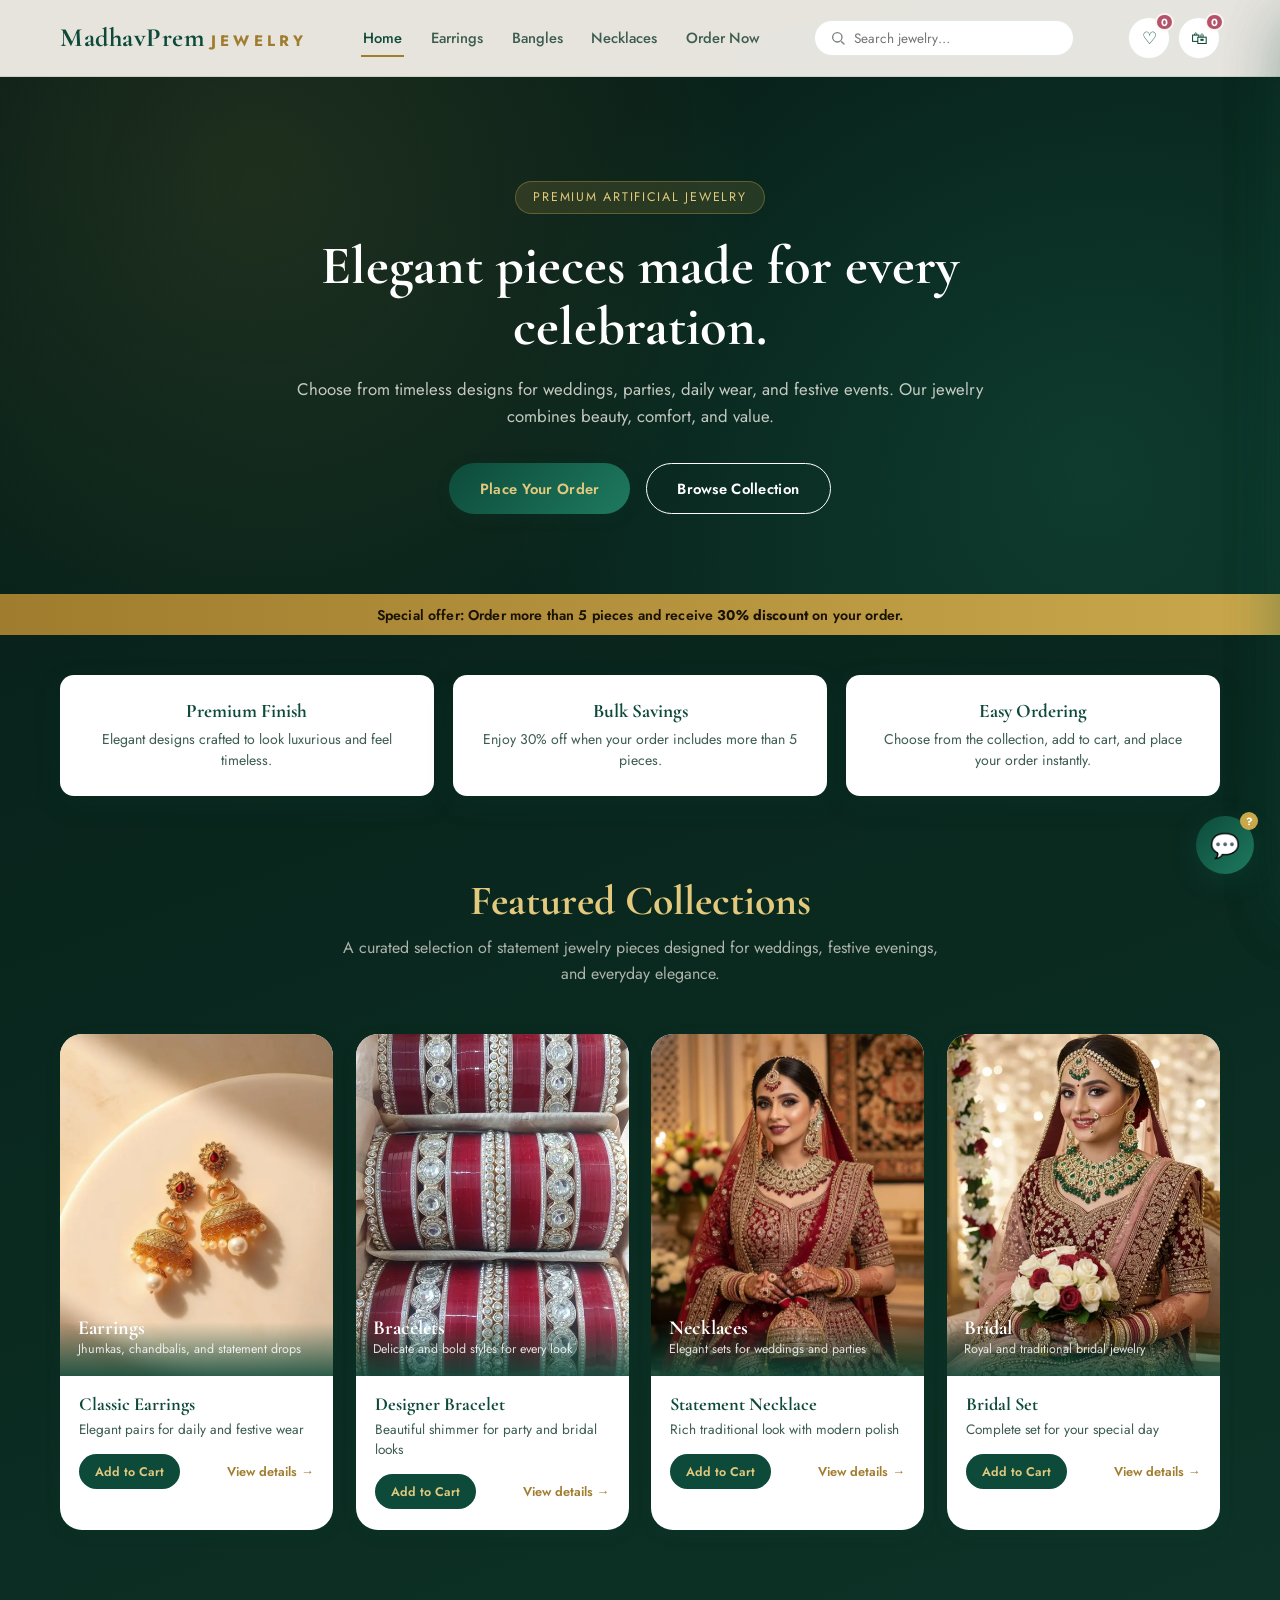
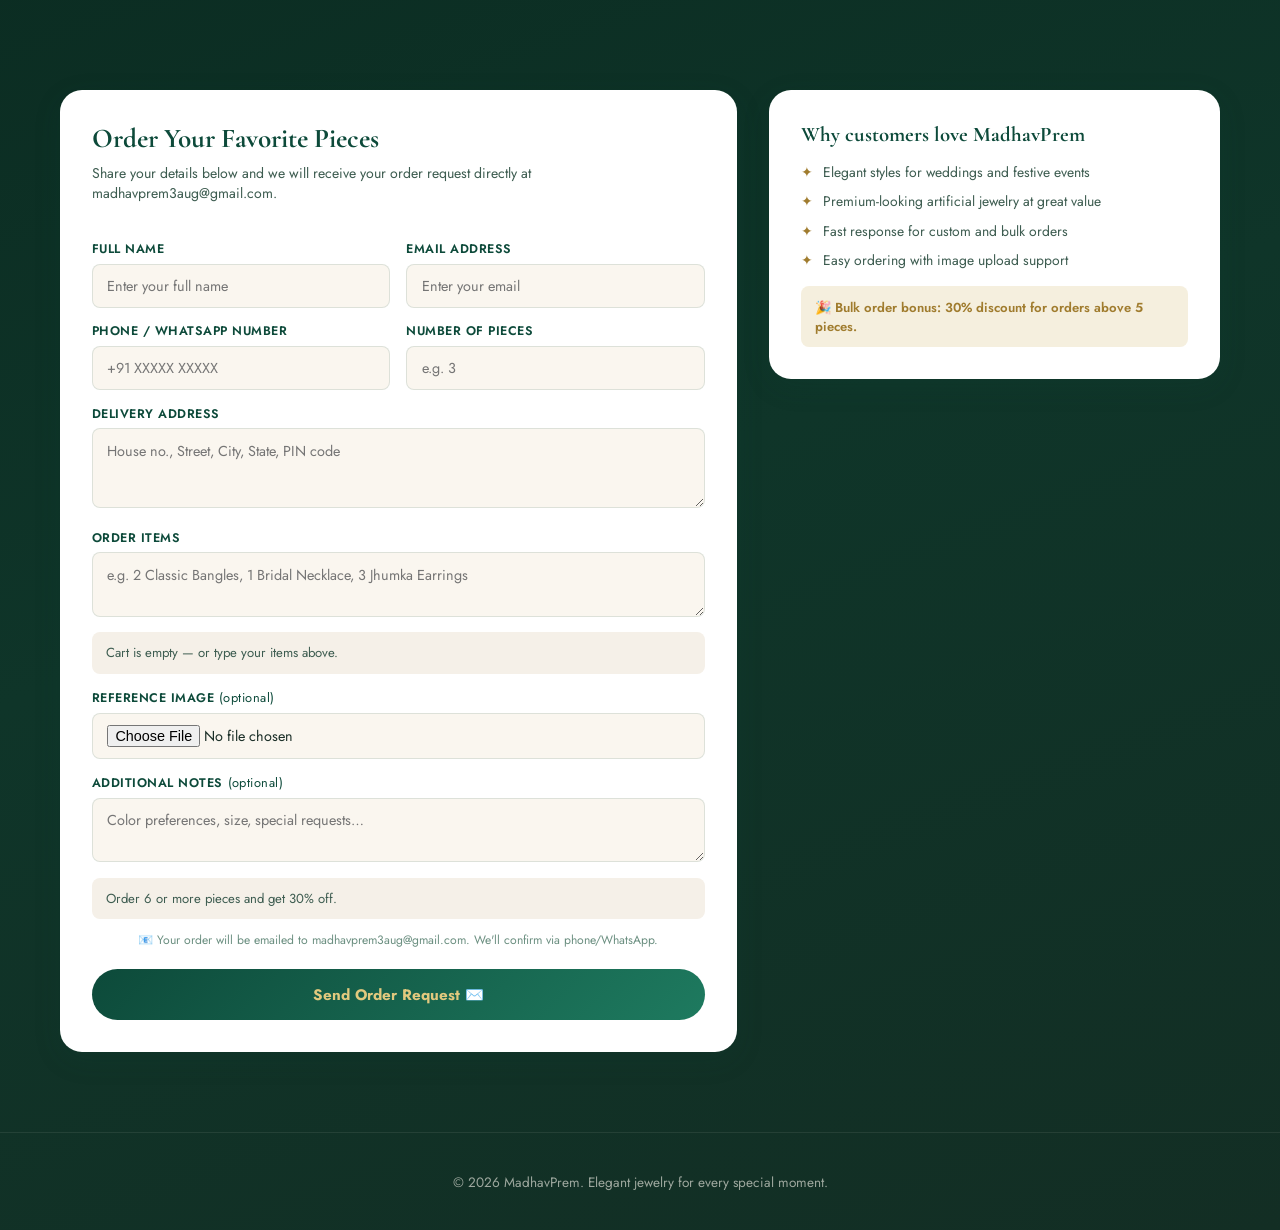
<file: index.html>
<!DOCTYPE html>
<html lang="en">

<head>
  <meta charset="UTF-8" />
  <meta name="viewport" content="width=device-width, initial-scale=1.0" />
  <title>MadhavPrem – Premium Artificial Jewelry</title>
  <meta name="description" content="MadhavPrem — elegant artificial jewelry for weddings, festive events, parties, and daily wear. Shop earrings, bangles, necklaces and bridal sets." />
  <link rel="preconnect" href="https://fonts.googleapis.com">
  <link rel="stylesheet" href="assets/css/theme.css" />
</head>

<body>
  <header class="site-header">
    <div class="navbar">
      <a href="index.html" class="logo">MadhavPrem<span>Jewelry</span></a>

      <nav class="nav-links">
        <a href="index.html" class="active">Home</a>
        <a href="earrings/index.html">Earrings</a>
        <a href="Bangles/index.html">Bangles</a>
        <a href="Neckales/index.html">Necklaces</a>
        <a href="#order">Order Now</a>
      </nav>

      <div class="nav-search">
        <svg width="16" height="16" viewBox="0 0 24 24" fill="none"><circle cx="11" cy="11" r="7" stroke="currentColor" stroke-width="2"/><path d="M21 21l-3.5-3.5" stroke="currentColor" stroke-width="2" stroke-linecap="round"/></svg>
        <input type="text" placeholder="Search jewelry…" data-nav-search />
      </div>

      <div class="nav-actions">
        <button class="icon-btn" id="wishlistToggle" type="button" aria-label="Wishlist">♡<span class="icon-badge" data-wishlist-count>0</span></button>
        <button class="icon-btn" id="cartToggle" type="button" aria-label="Cart">🛍<span class="icon-badge" data-cart-count>0</span></button>
        <button class="nav-toggle" aria-label="Menu"><span></span><span></span><span></span></button>
      </div>
    </div>
  </header>

  <div class="mobile-menu">
    <a href="index.html">Home</a>
    <a href="earrings/index.html">Earrings</a>
    <a href="Bangles/index.html">Bangles</a>
    <a href="Neckales/index.html">Necklaces</a>
    <a href="#order">Order Now</a>
    <div class="mobile-menu-actions">
      <button type="button" id="mobileWishlistToggle">♡ Wishlist <span class="icon-badge" data-wishlist-count>0</span></button>
      <button type="button" id="mobileCartToggle">🛍 Cart <span class="icon-badge" data-cart-count>0</span></button>
    </div>
    <div class="nav-search">
      <svg width="16" height="16" viewBox="0 0 24 24" fill="none"><circle cx="11" cy="11" r="7" stroke="currentColor" stroke-width="2"/><path d="M21 21l-3.5-3.5" stroke="currentColor" stroke-width="2" stroke-linecap="round"/></svg>
      <input type="text" placeholder="Search jewelry…" data-nav-search />
    </div>
  </div>

  <div class="drawer-overlay"></div>

  <aside class="drawer" id="cartPanel">
    <div class="drawer-header"><h3>Your Cart</h3><button class="drawer-close" id="closeCart" type="button">✕</button></div>
    <div class="drawer-body" id="cartItems"></div>
    <div class="drawer-footer">
      <div class="li-total" id="cartTotal"></div>
      <a class="btn btn-primary btn-block" href="#order">Go to Order Form</a>
    </div>
  </aside>

  <aside class="drawer" id="wishlistPanel">
    <div class="drawer-header"><h3>Wishlist</h3><button class="drawer-close" id="closeWishlist" type="button">✕</button></div>
    <div class="drawer-body" id="wishlistItems"></div>
  </aside>

  <section class="hero">
    <div class="hero-content">
      <div class="hero-badge">Premium Artificial Jewelry</div>
      <h1>Elegant pieces made for every celebration.</h1>
      <p>Choose from timeless designs for weddings, parties, daily wear, and festive events. Our jewelry combines
        beauty, comfort, and value.</p>
      <div class="buttons">
        <a class="btn btn-primary" href="#order">Place Your Order</a>
        <a class="btn btn-outline" href="#collections">Browse Collection</a>
      </div>
    </div>
  </section>

  <div class="offer-banner">
    Special offer: Order more than 5 pieces and receive <strong>30% discount</strong> on your order.
  </div>

  <section class="feature-strip reveal">
    <div class="feature-card">
      <h3>Premium Finish</h3>
      <p>Elegant designs crafted to look luxurious and feel timeless.</p>
    </div>
    <div class="feature-card">
      <h3>Bulk Savings</h3>
      <p>Enjoy 30% off when your order includes more than 5 pieces.</p>
    </div>
    <div class="feature-card">
      <h3>Easy Ordering</h3>
      <p>Choose from the collection, add to cart, and place your order instantly.</p>
    </div>
  </section>

  <section class="section categories" id="collections">
    <div class="section-head reveal">
      <h2>Featured Collections</h2>
      <p>A curated selection of statement jewelry pieces designed for weddings, festive evenings, and everyday elegance.</p>
    </div>
    <div class="cat-grid">
      <div class="cat-card reveal">
        <div class="card-img">
          <img src="home/category-earrings.webp" alt="Classic Earrings" loading="lazy">
          <div class="overlay"><h3>Earrings</h3><p>Jhumkas, chandbalis, and statement drops</p></div>
        </div>
        <div class="card-content">
          <h3>Classic Earrings</h3>
          <p>Elegant pairs for daily and festive wear</p>
          <div class="card-actions">
            <button type="button" data-name="Classic Earrings" data-price="200">Add to Cart</button>
            <a class="link-btn" href="earrings/index.html">View details →</a>
          </div>
        </div>
      </div>
      <div class="cat-card reveal">
        <div class="card-img">
          <img src="Bangles/Images/Bankales(1).webp" alt="Bracelets" loading="lazy">
          <div class="overlay"><h3>Bracelets</h3><p>Delicate and bold styles for every look</p></div>
        </div>
        <div class="card-content">
          <h3>Designer Bracelet</h3>
          <p>Beautiful shimmer for party and bridal looks</p>
          <div class="card-actions">
            <button type="button" data-name="Designer Bracelet" data-price="599">Add to Cart</button>
            <a class="link-btn" href="Bangles/index.html">View details →</a>
          </div>
        </div>
      </div>
      <div class="cat-card reveal">
        <div class="card-img">
          <img src="Neckales/images/Neackales(1).webp" alt="Necklaces" loading="lazy">
          <div class="overlay"><h3>Necklaces</h3><p>Elegant sets for weddings and parties</p></div>
        </div>
        <div class="card-content">
          <h3>Statement Necklace</h3>
          <p>Rich traditional look with modern polish</p>
          <div class="card-actions">
            <button type="button" data-name="Statement Necklace" data-price="799">Add to Cart</button>
            <a class="link-btn" href="Neckales/index.html">View details →</a>
          </div>
        </div>
      </div>
      <div class="cat-card reveal">
        <div class="card-img">
          <img src="Neckales/images/Neackales(2).webp" alt="Bridal" loading="lazy">
          <div class="overlay"><h3>Bridal</h3><p>Royal and traditional bridal jewelry</p></div>
        </div>
        <div class="card-content">
          <h3>Bridal Set</h3>
          <p>Complete set for your special day</p>
          <div class="card-actions">
            <button type="button" data-name="Bridal Set" data-price="1899">Add to Cart</button>
            <a class="link-btn" href="Neckales/index.html">View details →</a>
          </div>
        </div>
      </div>
    </div>
  </section>

  <section class="section order-section" id="order">
    <div class="order-wrap">
      <div class="order-card reveal">
        <h2>Order Your Favorite Pieces</h2>
        <p>Share your details below and we will receive your order request directly at madhavprem3aug@gmail.com.</p>

        <form id="orderForm" action="https://formsubmit.co/madhavprem3aug@gmail.com" method="POST" enctype="multipart/form-data">
          <input type="hidden" name="_subject" value="🛍️ New Order Request – MadhavPrem" />
          <input type="hidden" name="_captcha" value="false" />
          <input type="hidden" name="_template" value="table" />
          <input type="hidden" id="discountField" name="Discount" value="No discount yet" />
          <input type="hidden" id="cartSummaryField" name="Cart_Items" value="" />

          <div class="form-row">
            <div>
              <label for="name">Full Name</label>
              <input id="name" name="Name" type="text" placeholder="Enter your full name" required />
            </div>
            <div>
              <label for="email">Email Address</label>
              <input id="email" name="Email" type="email" placeholder="Enter your email" required />
            </div>
          </div>

          <div class="form-row">
            <div>
              <label for="phone">Phone / WhatsApp Number</label>
              <input id="phone" name="Phone" type="tel" placeholder="+91 XXXXX XXXXX" required />
            </div>
            <div>
              <label for="quantity">Number of Pieces</label>
              <input id="quantity" name="Quantity" type="number" min="1" placeholder="e.g. 3" required />
            </div>
          </div>

          <label for="address">Delivery Address</label>
          <textarea id="address" name="Delivery_Address" placeholder="House no., Street, City, State, PIN code" required style="min-height:80px;"></textarea>

          <label for="items">Order Items</label>
          <textarea id="items" name="Order_Items" placeholder="e.g. 2 Classic Bangles, 1 Bridal Necklace, 3 Jhumka Earrings" required></textarea>

          <div class="discount-box" id="cartSummaryBox">Cart is empty — or type your items above.</div>

          <label for="image">Reference Image <span style="font-weight:400;text-transform:none;font-size:0.8rem;">(optional)</span></label>
          <input id="image" name="Attachment" type="file" accept="image/*" />

          <label for="notes">Additional Notes <span style="font-weight:400;text-transform:none;font-size:0.8rem;">(optional)</span></label>
          <textarea id="notes" name="Notes" placeholder="Color preferences, size, special requests…"></textarea>

          <div id="discountBox" class="discount-box">Order 6 or more pieces and get 30% off.</div>

          <p class="form-note">📧 Your order will be emailed to madhavprem3aug@gmail.com. We'll confirm via phone/WhatsApp.</p>

          <button class="submit-btn" type="submit" id="submitBtn">Send Order Request ✉️</button>

          <div id="successMessage" class="success-message">
            ✅ Your order has been sent successfully! We'll contact you soon on your phone/WhatsApp.
          </div>
        </form>
      </div>

      <div class="info-card reveal">
        <h3>Why customers love MadhavPrem</h3>
        <ul>
          <li>Elegant styles for weddings and festive events</li>
          <li>Premium-looking artificial jewelry at great value</li>
          <li>Fast response for custom and bulk orders</li>
          <li>Easy ordering with image upload support</li>
        </ul>
        <div class="discount-box active" style="margin-top:1rem;">🎉 Bulk order bonus: 30% discount for orders above 5 pieces.</div>
      </div>
    </div>
  </section>

  <footer class="site-footer">
    © 2026 MadhavPrem. Elegant jewelry for every special moment.
  </footer>

  <script src="assets/js/store.js"></script>
  <script src="assets/js/catalog.js"></script>
  <script src="assets/js/ui.js"></script>
  <script src="assets/js/order-form.js"></script>
  <script src="chatbot.js"></script>
</body>

</html>
</file>
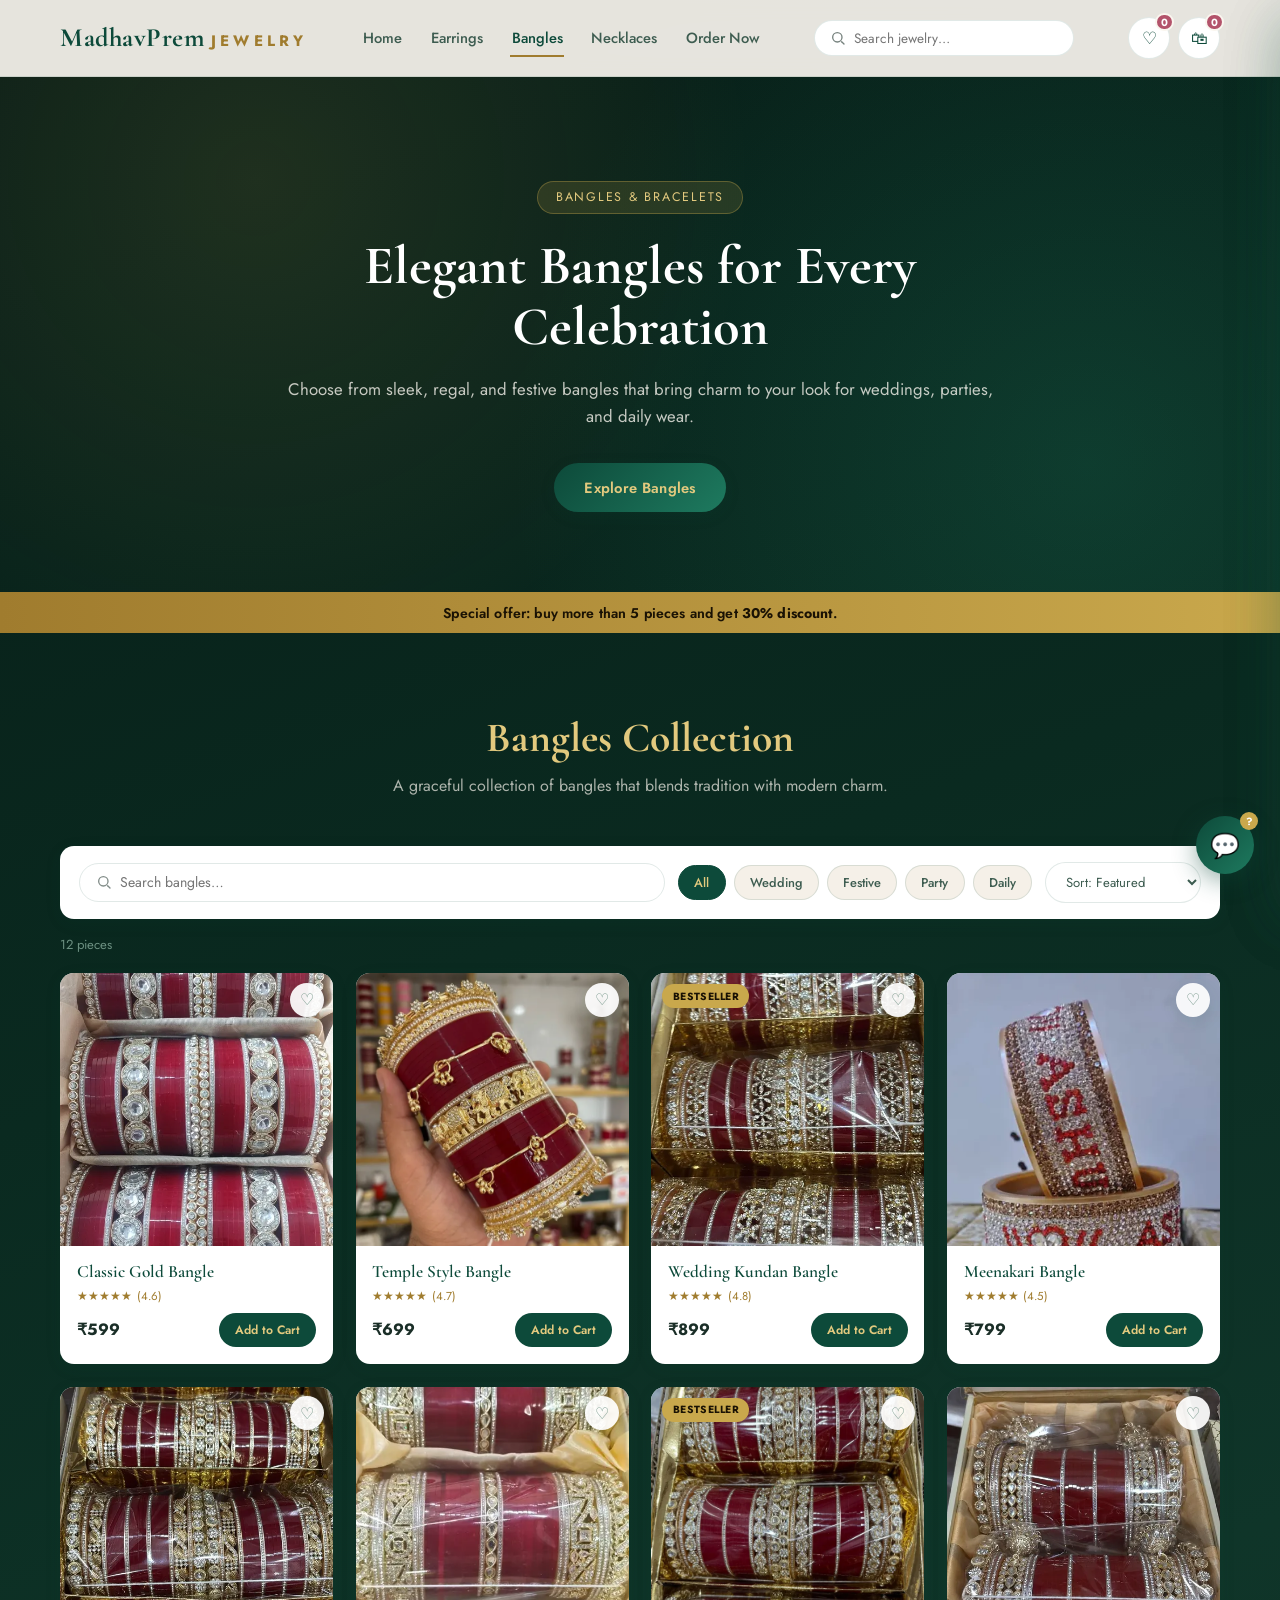
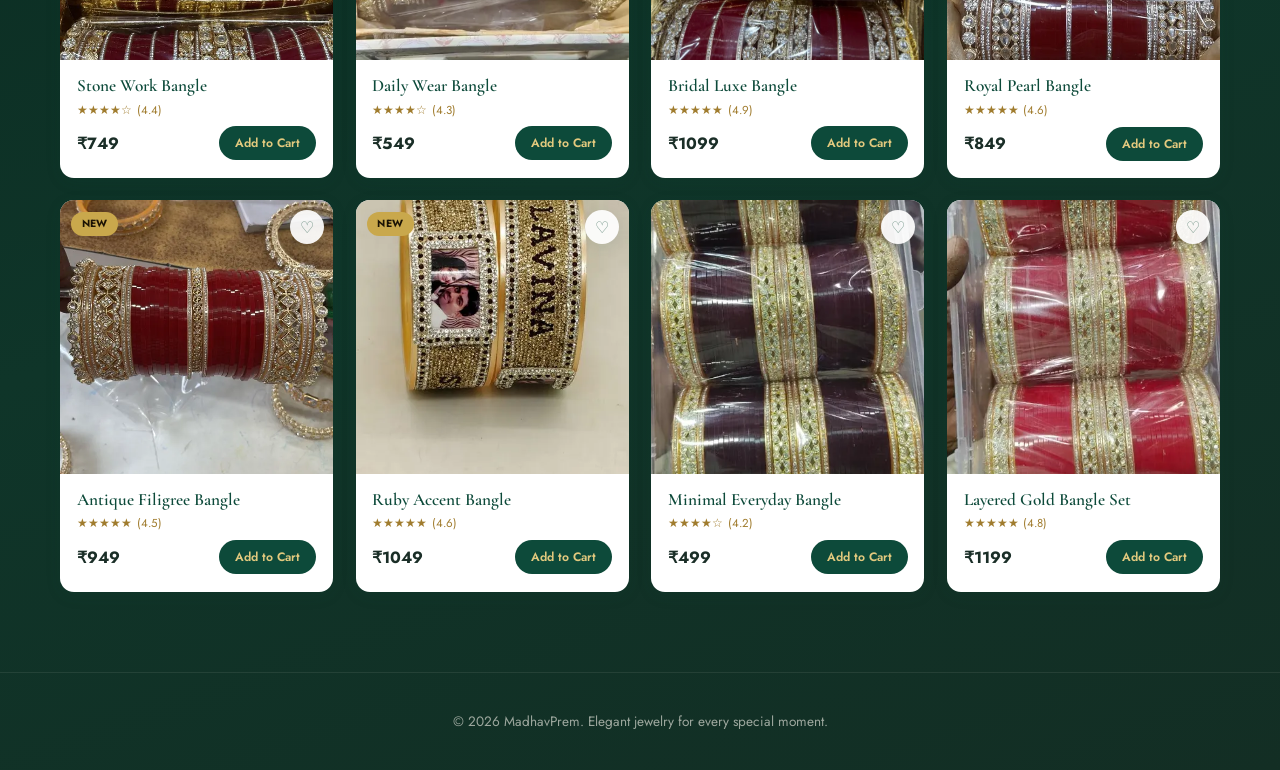
<file: Bangles/index.html>
<!DOCTYPE html>
<html lang="en">

<head>
  <meta charset="UTF-8" />
  <meta name="viewport" content="width=device-width, initial-scale=1.0" />
  <title>MadhavPrem | Bangles Collection</title>
  <meta name="description" content="Shop classic, temple-style, kundan, and bridal bangles — premium artificial jewelry from MadhavPrem." />
  <link rel="stylesheet" href="../assets/css/theme.css" />
</head>

<body data-category="bangles">
  <header class="site-header">
    <div class="navbar">
      <a href="../index.html" class="logo">MadhavPrem<span>Jewelry</span></a>
      <nav class="nav-links">
        <a href="../index.html">Home</a>
        <a href="../earrings/index.html">Earrings</a>
        <a href="index.html" class="active">Bangles</a>
        <a href="../Neckales/index.html">Necklaces</a>
        <a href="../index.html#order">Order Now</a>
      </nav>
      <div class="nav-search">
        <svg width="16" height="16" viewBox="0 0 24 24" fill="none"><circle cx="11" cy="11" r="7" stroke="currentColor" stroke-width="2"/><path d="M21 21l-3.5-3.5" stroke="currentColor" stroke-width="2" stroke-linecap="round"/></svg>
        <input type="text" placeholder="Search jewelry…" data-nav-search />
      </div>
      <div class="nav-actions">
        <button class="icon-btn" id="wishlistToggle" type="button" aria-label="Wishlist">♡<span class="icon-badge" data-wishlist-count>0</span></button>
        <button class="icon-btn" id="cartToggle" type="button" aria-label="Cart">🛍<span class="icon-badge" data-cart-count>0</span></button>
        <button class="nav-toggle" aria-label="Menu"><span></span><span></span><span></span></button>
      </div>
    </div>
  </header>

   <div class="mobile-menu">
    <a href="index.html">Home</a>
    <a href="earrings/index.html">Earrings</a>
    <a href="Bangles/index.html">Bangles</a>
    <a href="Neckales/index.html">Necklaces</a>
    <a href="#order">Order Now</a>
    <div class="mobile-menu-actions">
      <button type="button" id="mobileWishlistToggle">♡ Wishlist <span class="icon-badge" data-wishlist-count>0</span></button>
      <button type="button" id="mobileCartToggle">🛍 Cart <span class="icon-badge" data-cart-count>0</span></button>
    </div>
    <div class="nav-search">
      <svg width="16" height="16" viewBox="0 0 24 24" fill="none"><circle cx="11" cy="11" r="7" stroke="currentColor" stroke-width="2"/><path d="M21 21l-3.5-3.5" stroke="currentColor" stroke-width="2" stroke-linecap="round"/></svg>
      <input type="text" placeholder="Search jewelry…" data-nav-search />
    </div>
  </div>

  <div class="drawer-overlay"></div>
  <aside class="drawer" id="cartPanel">
    <div class="drawer-header"><h3>Your Cart</h3><button class="drawer-close" id="closeCart" type="button">✕</button></div>
    <div class="drawer-body" id="cartItems"></div>
    <div class="drawer-footer">
      <div class="li-total" id="cartTotal"></div>
      <a class="btn btn-primary btn-block" href="../index.html#order">Go to Order Form</a>
    </div>
  </aside>
  <aside class="drawer" id="wishlistPanel">
    <div class="drawer-header"><h3>Wishlist</h3><button class="drawer-close" id="closeWishlist" type="button">✕</button></div>
    <div class="drawer-body" id="wishlistItems"></div>
  </aside>

  <section class="hero">
    <div class="hero-content">
      <div class="hero-badge">Bangles &amp; Bracelets</div>
      <h1>Elegant Bangles for Every Celebration</h1>
      <p>Choose from sleek, regal, and festive bangles that bring charm to your look for weddings, parties, and daily wear.</p>
      <a class="btn btn-primary" href="#products">Explore Bangles</a>
    </div>
  </section>

  <div class="offer-banner">Special offer: buy more than 5 pieces and get <strong>30% discount</strong>.</div>

  <section class="section products" id="products">
    <div class="section-head reveal">
      <h2 class="section-title">Bangles Collection</h2>
      <p class="section-intro">A graceful collection of bangles that blends tradition with modern charm.</p>
    </div>

    <div class="toolbar">
      <div class="toolbar-search">
        <svg width="16" height="16" viewBox="0 0 24 24" fill="none"><circle cx="11" cy="11" r="7" stroke="currentColor" stroke-width="2"/><path d="M21 21l-3.5-3.5" stroke="currentColor" stroke-width="2" stroke-linecap="round"/></svg>
        <input type="text" id="toolbarSearch" placeholder="Search bangles…" />
      </div>
      <div class="chip-row">
        <button type="button" class="chip active" data-tag="all">All</button>
        <button type="button" class="chip" data-tag="wedding">Wedding</button>
        <button type="button" class="chip" data-tag="festive">Festive</button>
        <button type="button" class="chip" data-tag="party">Party</button>
        <button type="button" class="chip" data-tag="daily">Daily</button>
      </div>
      <select id="toolbarSort" class="toolbar-sort">
        <option value="">Sort: Featured</option>
        <option value="price-asc">Price: Low to High</option>
        <option value="price-desc">Price: High to Low</option>
        <option value="rating">Top Rated</option>
      </select>
    </div>
    <p class="result-count" id="resultCount"></p>

    <div class="product-grid" data-catalog="bangles"></div>
  </section>

  <footer class="site-footer">© 2026 MadhavPrem. Elegant jewelry for every special moment.</footer>

  <script src="../assets/js/store.js"></script>
  <script src="../assets/js/catalog.js"></script>
  <script src="../assets/js/ui.js"></script>
  <script src="../chatbot.js"></script>
</body>

</html>
</file>
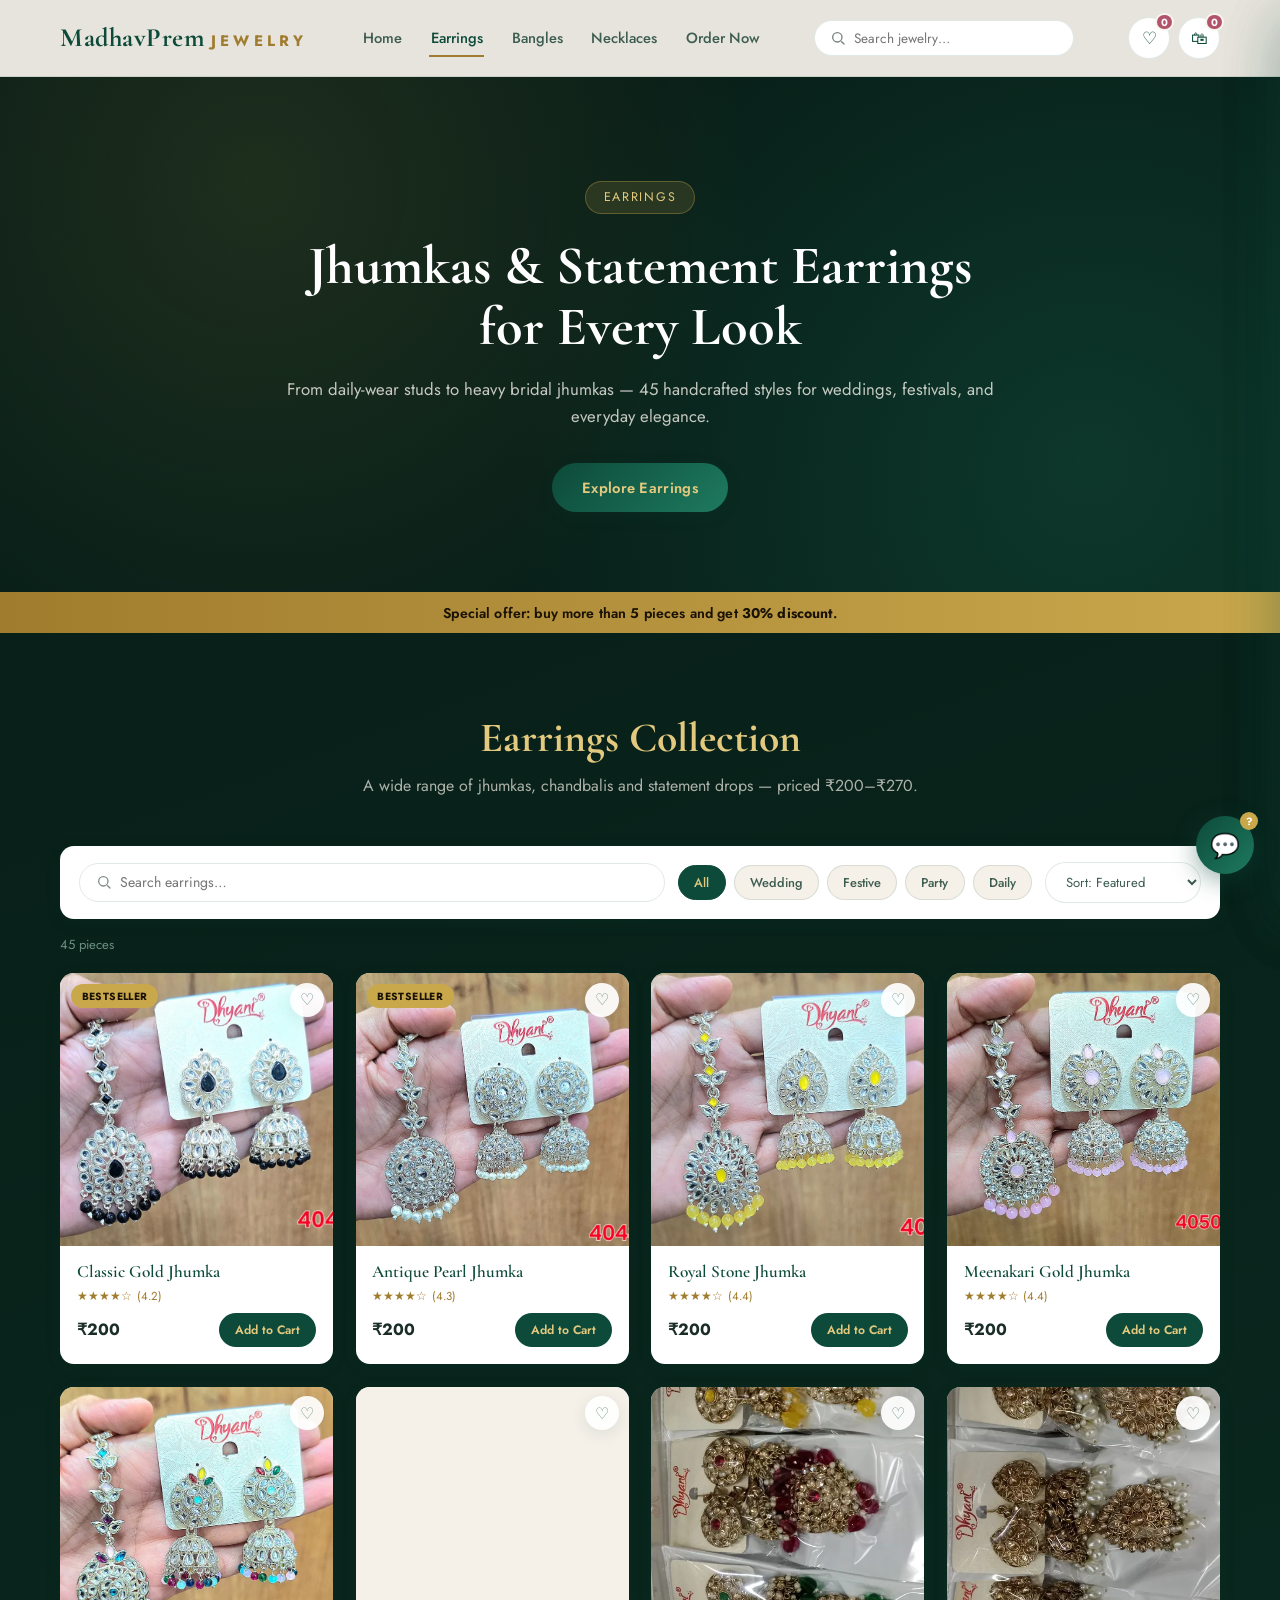
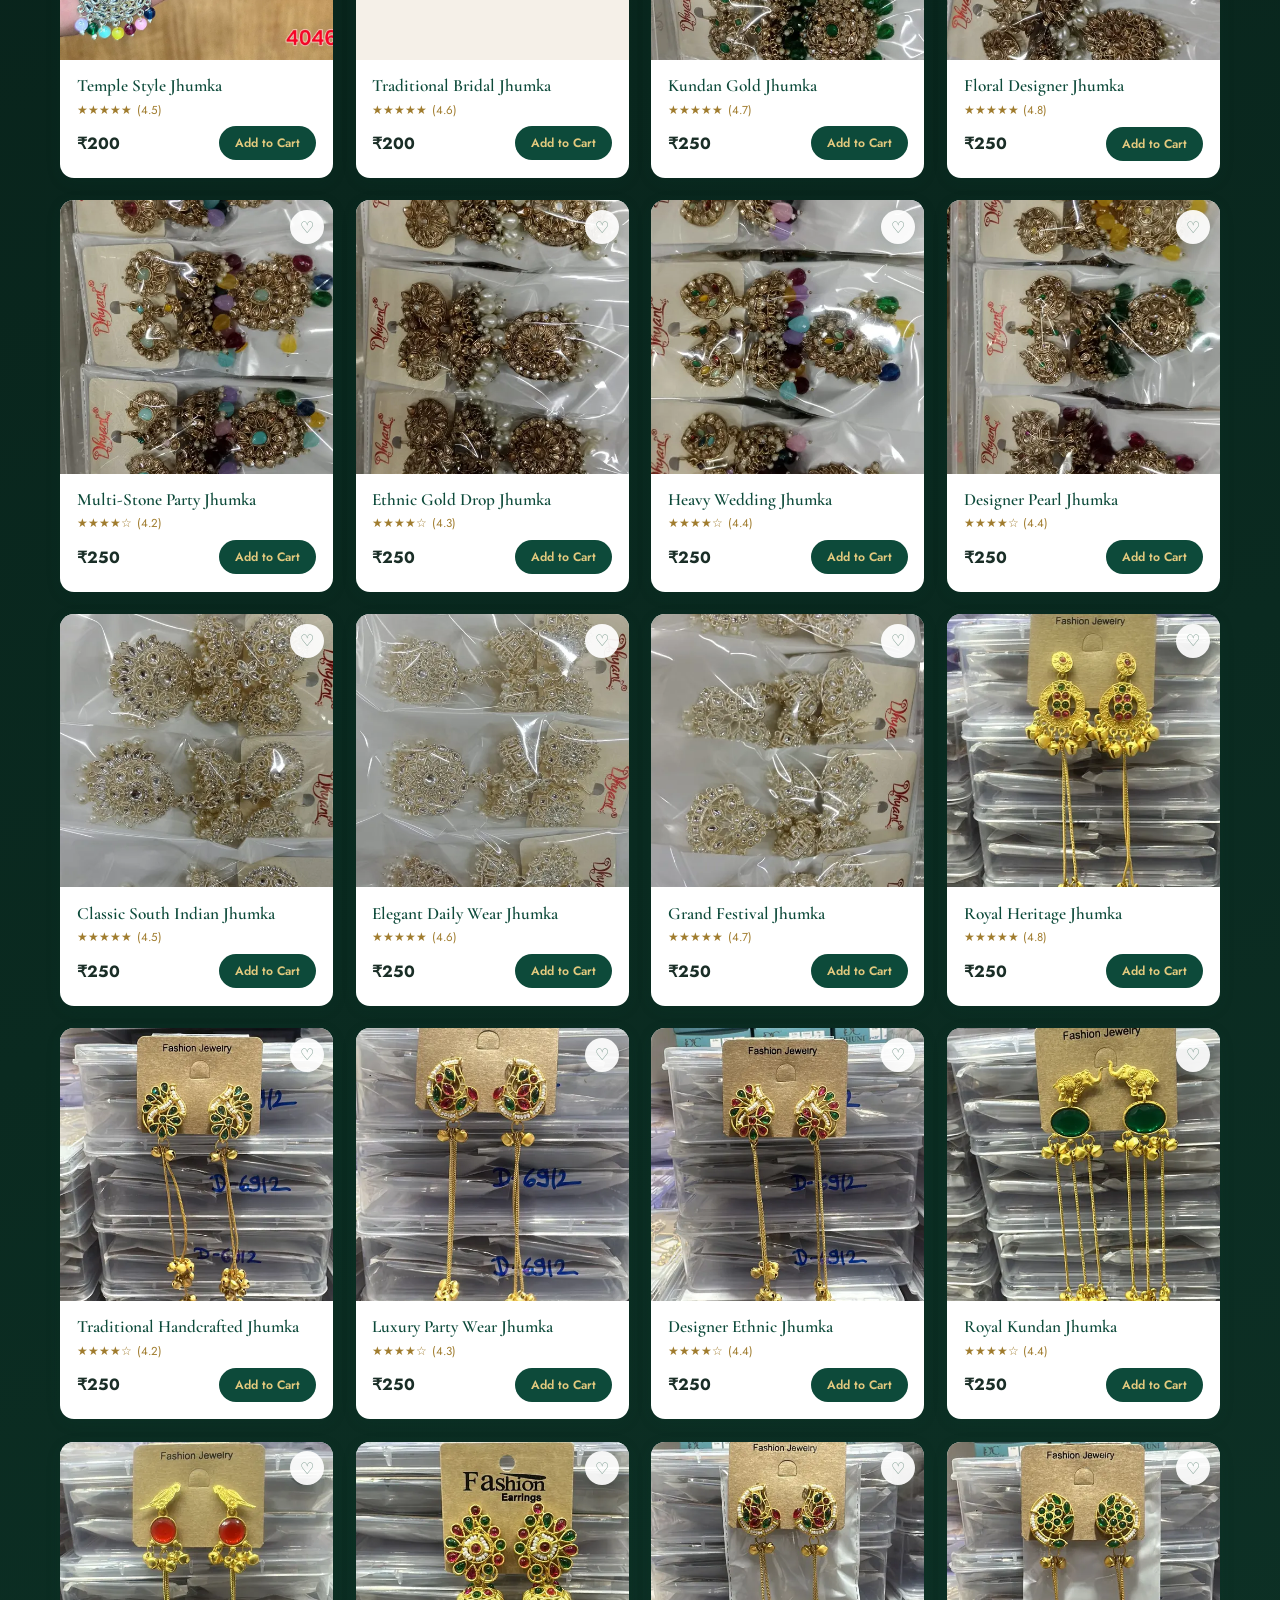
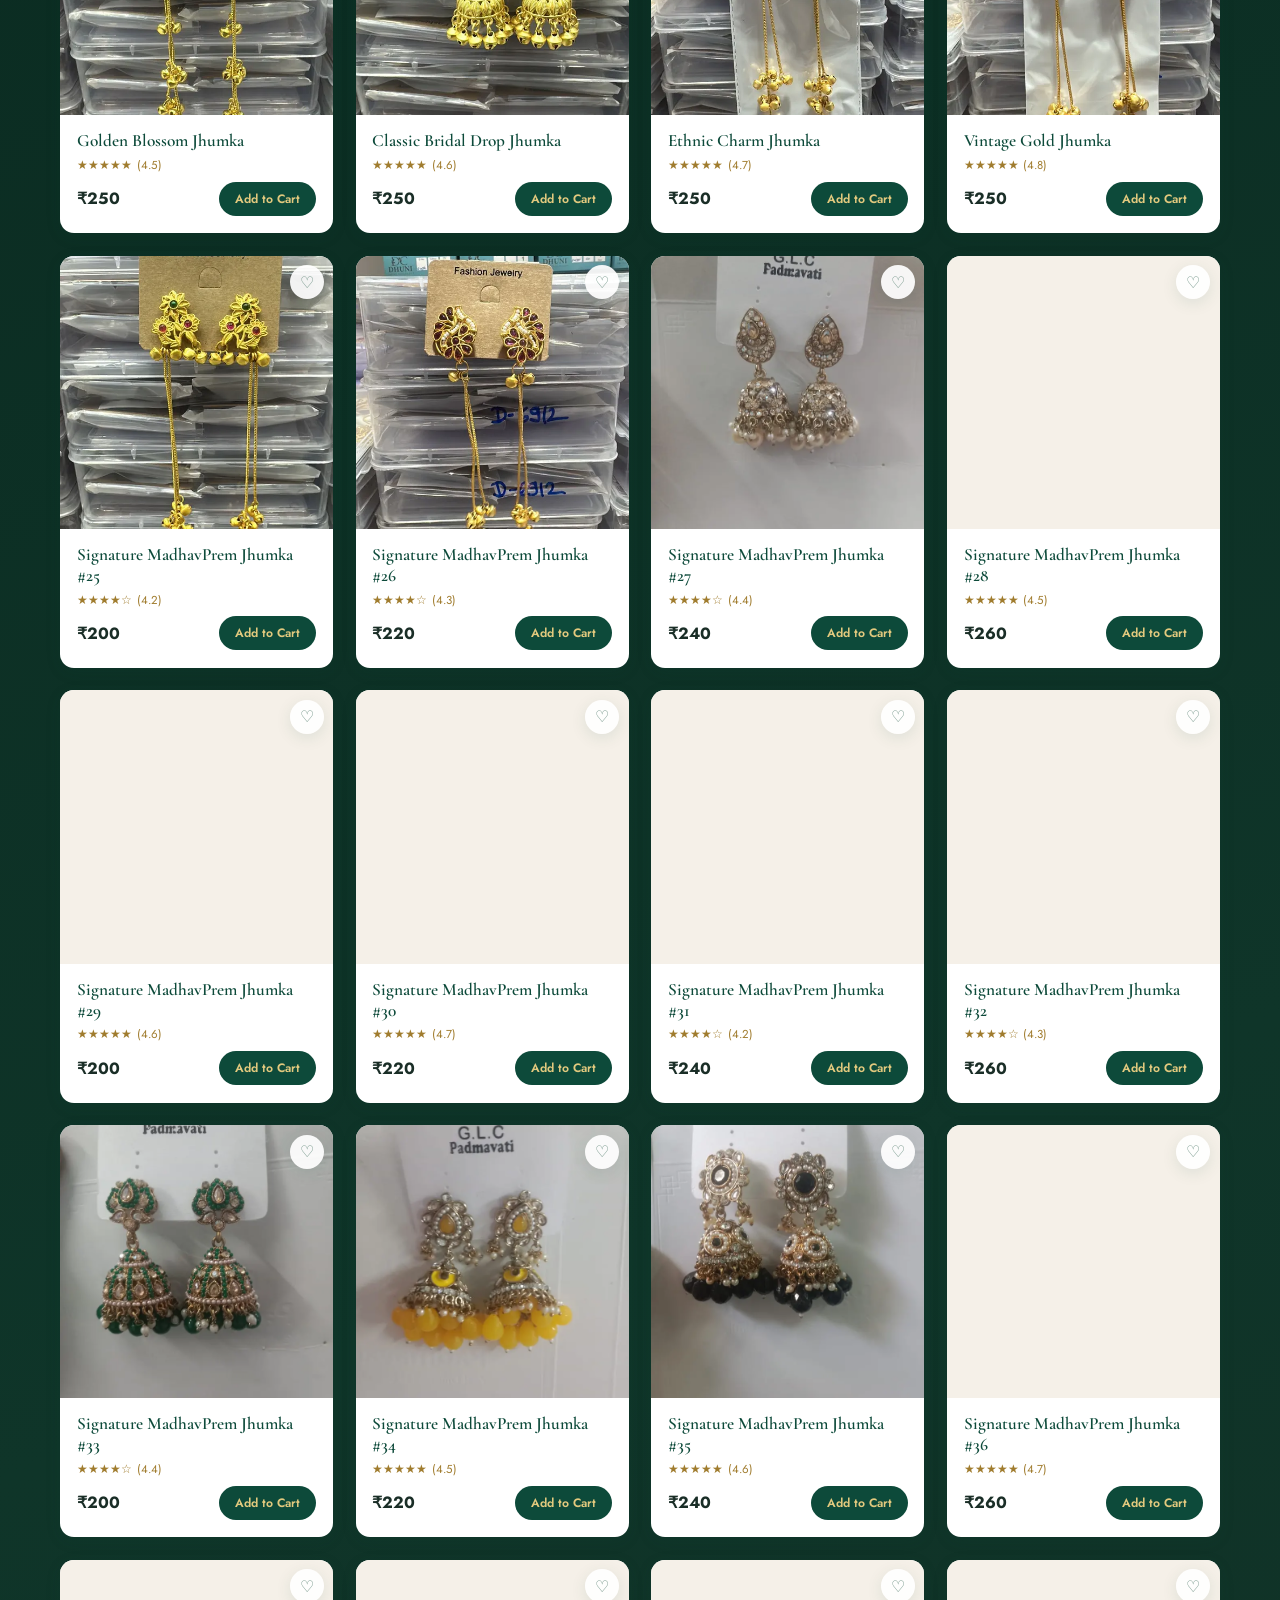
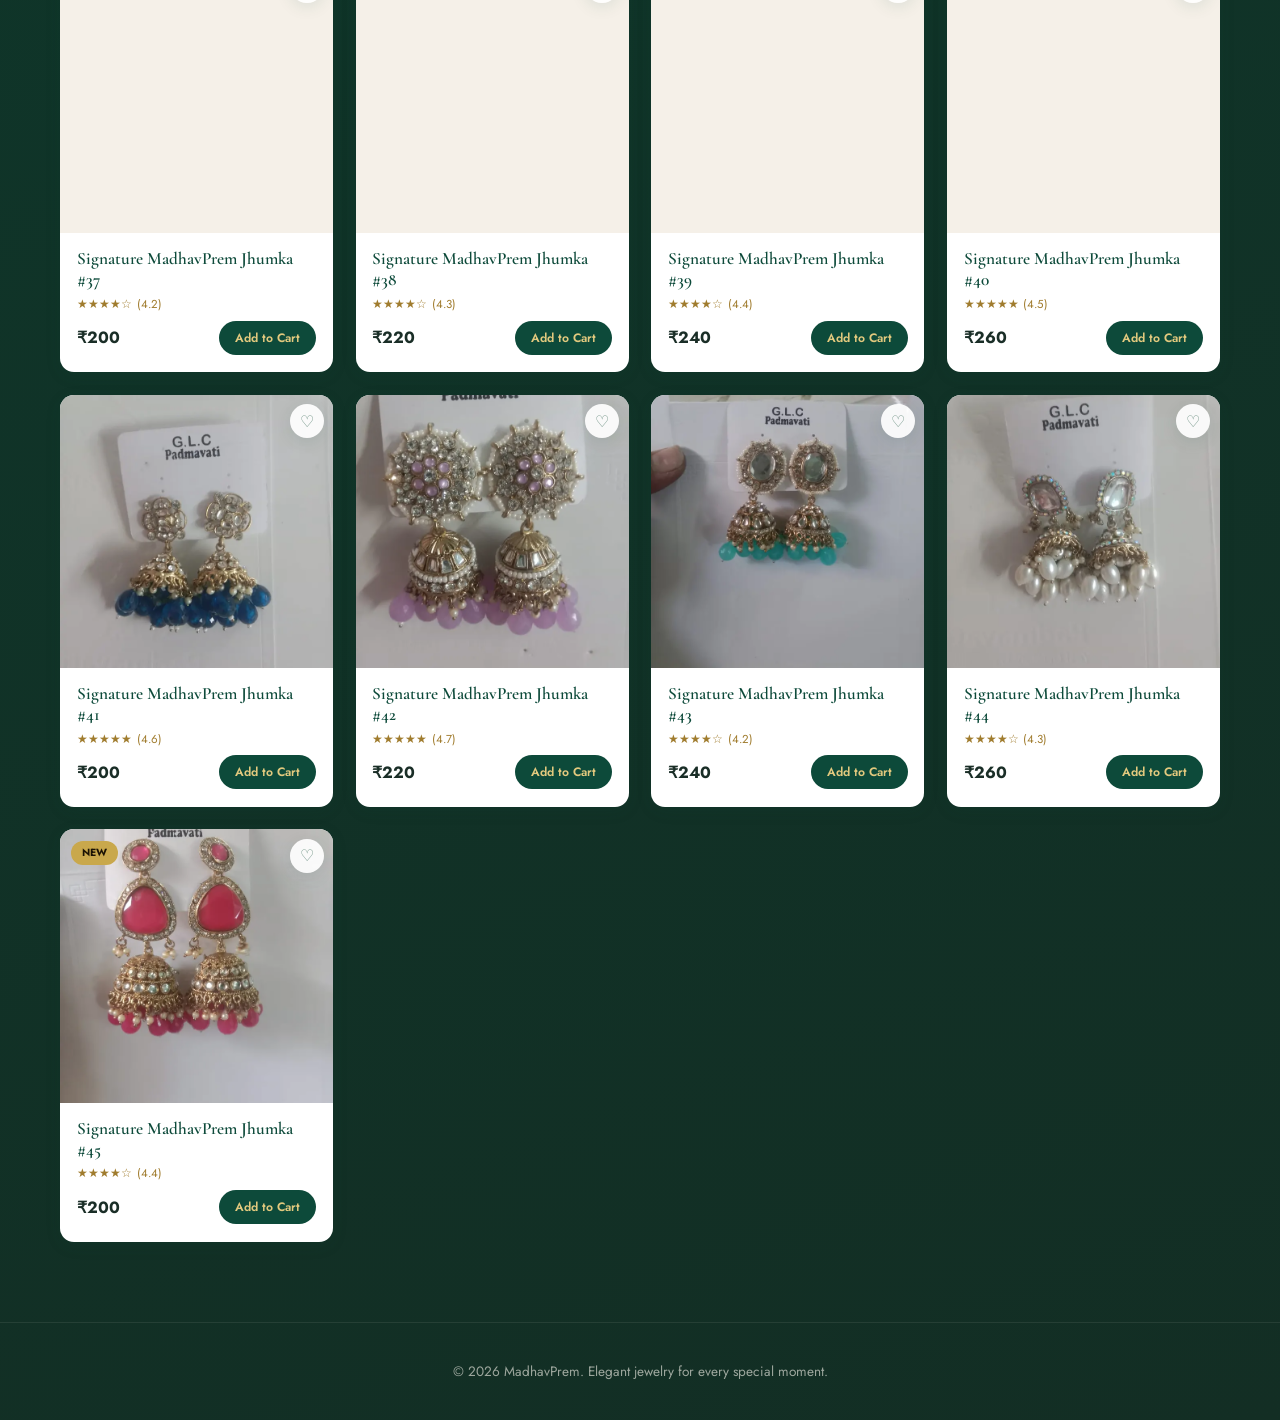
<file: earrings/index.html>
<!DOCTYPE html>
<html lang="en">

<head>
  <meta charset="UTF-8" />
  <meta name="viewport" content="width=device-width, initial-scale=1.0" />
  <title>MadhavPrem | Earrings Collection</title>
  <meta name="description" content="Shop jhumkas, chandbalis, and statement earrings — premium artificial jewelry from MadhavPrem." />
  <link rel="stylesheet" href="../assets/css/theme.css" />
</head>

<body data-category="earrings">
  <header class="site-header">
    <div class="navbar">
      <a href="../index.html" class="logo">MadhavPrem<span>Jewelry</span></a>
      <nav class="nav-links">
        <a href="../index.html">Home</a>
        <a href="index.html" class="active">Earrings</a>
        <a href="../Bangles/index.html">Bangles</a>
        <a href="../Neckales/index.html">Necklaces</a>
        <a href="../index.html#order">Order Now</a>
      </nav>
      <div class="nav-search">
        <svg width="16" height="16" viewBox="0 0 24 24" fill="none"><circle cx="11" cy="11" r="7" stroke="currentColor" stroke-width="2"/><path d="M21 21l-3.5-3.5" stroke="currentColor" stroke-width="2" stroke-linecap="round"/></svg>
        <input type="text" placeholder="Search jewelry…" data-nav-search />
      </div>
      <div class="nav-actions">
        <button class="icon-btn" id="wishlistToggle" type="button" aria-label="Wishlist">♡<span class="icon-badge" data-wishlist-count>0</span></button>
        <button class="icon-btn" id="cartToggle" type="button" aria-label="Cart">🛍<span class="icon-badge" data-cart-count>0</span></button>
        <button class="nav-toggle" aria-label="Menu"><span></span><span></span><span></span></button>
      </div>
    </div>
  </header>

  <div class="mobile-menu">
    <a href="../index.html">Home</a>
    <a href="index.html">Earrings</a>
    <a href="../Bangles/index.html">Bangles</a>
    <a href="../Neckales/index.html">Necklaces</a>
    <a href="../index.html#order">Order Now</a>
    <div class="mobile-menu-actions">
      <button type="button" id="mobileWishlistToggle">♡ Wishlist <span class="icon-badge" data-wishlist-count>0</span></button>
      <button type="button" id="mobileCartToggle">🛍 Cart <span class="icon-badge" data-cart-count>0</span></button>
    </div>
    <div class="nav-search">
      <svg width="16" height="16" viewBox="0 0 24 24" fill="none"><circle cx="11" cy="11" r="7" stroke="currentColor" stroke-width="2"/><path d="M21 21l-3.5-3.5" stroke="currentColor" stroke-width="2" stroke-linecap="round"/></svg>
      <input type="text" placeholder="Search jewelry…" data-nav-search />
    </div>
  </div>

  <div class="drawer-overlay"></div>
  <aside class="drawer" id="cartPanel">
    <div class="drawer-header"><h3>Your Cart</h3><button class="drawer-close" id="closeCart" type="button">✕</button></div>
    <div class="drawer-body" id="cartItems"></div>
    <div class="drawer-footer">
      <div class="li-total" id="cartTotal"></div>
      <a class="btn btn-primary btn-block" href="../index.html#order">Go to Order Form</a>
    </div>
  </aside>
  <aside class="drawer" id="wishlistPanel">
    <div class="drawer-header"><h3>Wishlist</h3><button class="drawer-close" id="closeWishlist" type="button">✕</button></div>
    <div class="drawer-body" id="wishlistItems"></div>
  </aside>

  <section class="hero">
    <div class="hero-content">
      <div class="hero-badge">Earrings</div>
      <h1>Jhumkas &amp; Statement Earrings for Every Look</h1>
      <p>From daily-wear studs to heavy bridal jhumkas — 45 handcrafted styles for weddings, festivals, and everyday elegance.</p>
      <a class="btn btn-primary" href="#products">Explore Earrings</a>
    </div>
  </section>

  <div class="offer-banner">Special offer: buy more than 5 pieces and get <strong>30% discount</strong>.</div>

  <section class="section products" id="products">
    <div class="section-head reveal">
      <h2 class="section-title">Earrings Collection</h2>
      <p class="section-intro">A wide range of jhumkas, chandbalis and statement drops — priced ₹200–₹270.</p>
    </div>

    <div class="toolbar">
      <div class="toolbar-search">
        <svg width="16" height="16" viewBox="0 0 24 24" fill="none"><circle cx="11" cy="11" r="7" stroke="currentColor" stroke-width="2"/><path d="M21 21l-3.5-3.5" stroke="currentColor" stroke-width="2" stroke-linecap="round"/></svg>
        <input type="text" id="toolbarSearch" placeholder="Search earrings…" />
      </div>
      <div class="chip-row">
        <button type="button" class="chip active" data-tag="all">All</button>
        <button type="button" class="chip" data-tag="wedding">Wedding</button>
        <button type="button" class="chip" data-tag="festive">Festive</button>
        <button type="button" class="chip" data-tag="party">Party</button>
        <button type="button" class="chip" data-tag="daily">Daily</button>
      </div>
      <select id="toolbarSort" class="toolbar-sort">
        <option value="">Sort: Featured</option>
        <option value="price-asc">Price: Low to High</option>
        <option value="price-desc">Price: High to Low</option>
        <option value="rating">Top Rated</option>
      </select>
    </div>
    <p class="result-count" id="resultCount"></p>

    <div class="product-grid" data-catalog="earrings"></div>
  </section>

  <footer class="site-footer">© 2026 MadhavPrem. Elegant jewelry for every special moment.</footer>

  <script src="../assets/js/store.js"></script>
  <script src="../assets/js/catalog.js"></script>
  <script src="../assets/js/ui.js"></script>
  <script src="../chatbot.js"></script>
</body>

</html>
</file>
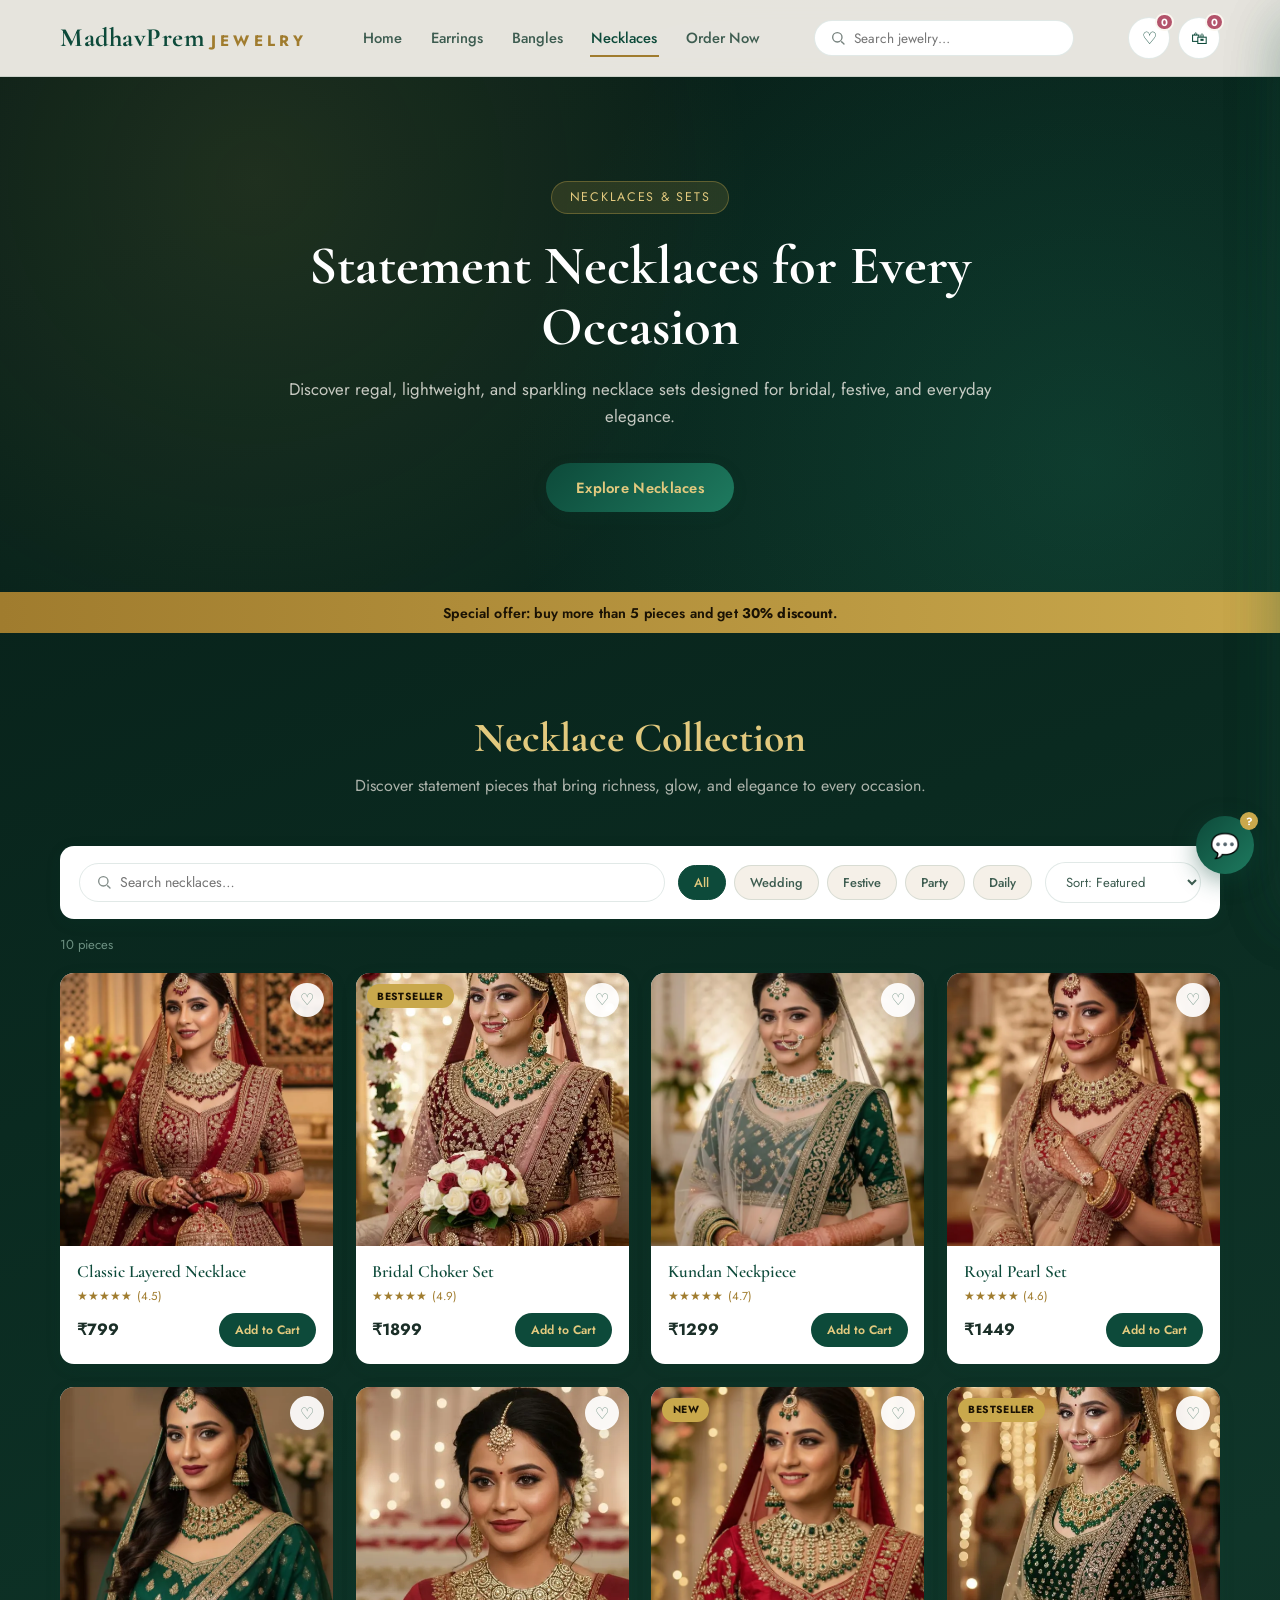
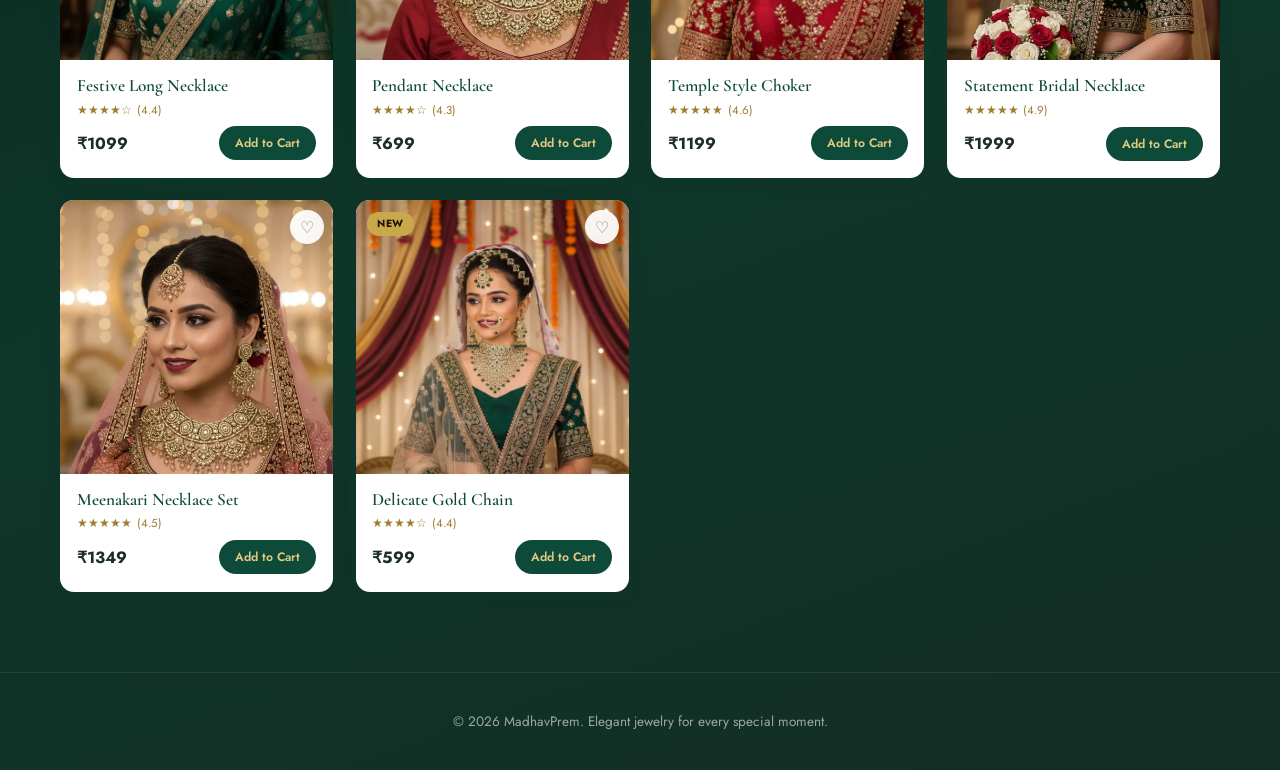
<file: Neckales/index.html>
<!DOCTYPE html>
<html lang="en">

<head>
  <meta charset="UTF-8" />
  <meta name="viewport" content="width=device-width, initial-scale=1.0" />
  <title>MadhavPrem | Necklace Collection</title>
  <meta name="description" content="Shop layered, choker, kundan, and bridal necklace sets — premium artificial jewelry from MadhavPrem." />
  <link rel="stylesheet" href="../assets/css/theme.css" />
</head>

<body data-category="necklaces">
  <header class="site-header">
    <div class="navbar">
      <a href="../index.html" class="logo">MadhavPrem<span>Jewelry</span></a>
      <nav class="nav-links">
        <a href="../index.html">Home</a>
        <a href="../earrings/index.html">Earrings</a>
        <a href="../Bangles/index.html">Bangles</a>
        <a href="index.html" class="active">Necklaces</a>
        <a href="../index.html#order">Order Now</a>
      </nav>
      <div class="nav-search">
        <svg width="16" height="16" viewBox="0 0 24 24" fill="none"><circle cx="11" cy="11" r="7" stroke="currentColor" stroke-width="2"/><path d="M21 21l-3.5-3.5" stroke="currentColor" stroke-width="2" stroke-linecap="round"/></svg>
        <input type="text" placeholder="Search jewelry…" data-nav-search />
      </div>
      <div class="nav-actions">
        <button class="icon-btn" id="wishlistToggle" type="button" aria-label="Wishlist">♡<span class="icon-badge" data-wishlist-count>0</span></button>
        <button class="icon-btn" id="cartToggle" type="button" aria-label="Cart">🛍<span class="icon-badge" data-cart-count>0</span></button>
        <button class="nav-toggle" aria-label="Menu"><span></span><span></span><span></span></button>
      </div>
    </div>
  </header>

  <div class="mobile-menu">
    <a href="../index.html">Home</a>
    <a href="../earrings/index.html">Earrings</a>
    <a href="../Bangles/index.html">Bangles</a>
    <a href="index.html">Necklaces</a>
    <a href="../index.html#order">Order Now</a>
    <div class="mobile-menu-actions">
      <button type="button" id="mobileWishlistToggle">♡ Wishlist <span class="icon-badge" data-wishlist-count>0</span></button>
      <button type="button" id="mobileCartToggle">🛍 Cart <span class="icon-badge" data-cart-count>0</span></button>
    </div>
    <div class="nav-search">
      <svg width="16" height="16" viewBox="0 0 24 24" fill="none"><circle cx="11" cy="11" r="7" stroke="currentColor" stroke-width="2"/><path d="M21 21l-3.5-3.5" stroke="currentColor" stroke-width="2" stroke-linecap="round"/></svg>
      <input type="text" placeholder="Search jewelry…" data-nav-search />
    </div>
  </div>

  <div class="drawer-overlay"></div>
  <aside class="drawer" id="cartPanel">
    <div class="drawer-header"><h3>Your Cart</h3><button class="drawer-close" id="closeCart" type="button">✕</button></div>
    <div class="drawer-body" id="cartItems"></div>
    <div class="drawer-footer">
      <div class="li-total" id="cartTotal"></div>
      <a class="btn btn-primary btn-block" href="../index.html#order">Go to Order Form</a>
    </div>
  </aside>
  <aside class="drawer" id="wishlistPanel">
    <div class="drawer-header"><h3>Wishlist</h3><button class="drawer-close" id="closeWishlist" type="button">✕</button></div>
    <div class="drawer-body" id="wishlistItems"></div>
  </aside>

  <section class="hero">
    <div class="hero-content">
      <div class="hero-badge">Necklaces &amp; Sets</div>
      <h1>Statement Necklaces for Every Occasion</h1>
      <p>Discover regal, lightweight, and sparkling necklace sets designed for bridal, festive, and everyday elegance.</p>
      <a class="btn btn-primary" href="#products">Explore Necklaces</a>
    </div>
  </section>

  <div class="offer-banner">Special offer: buy more than 5 pieces and get <strong>30% discount</strong>.</div>

  <section class="section products" id="products">
    <div class="section-head reveal">
      <h2 class="section-title">Necklace Collection</h2>
      <p class="section-intro">Discover statement pieces that bring richness, glow, and elegance to every occasion.</p>
    </div>

    <div class="toolbar">
      <div class="toolbar-search">
        <svg width="16" height="16" viewBox="0 0 24 24" fill="none"><circle cx="11" cy="11" r="7" stroke="currentColor" stroke-width="2"/><path d="M21 21l-3.5-3.5" stroke="currentColor" stroke-width="2" stroke-linecap="round"/></svg>
        <input type="text" id="toolbarSearch" placeholder="Search necklaces…" />
      </div>
      <div class="chip-row">
        <button type="button" class="chip active" data-tag="all">All</button>
        <button type="button" class="chip" data-tag="wedding">Wedding</button>
        <button type="button" class="chip" data-tag="festive">Festive</button>
        <button type="button" class="chip" data-tag="party">Party</button>
        <button type="button" class="chip" data-tag="daily">Daily</button>
      </div>
      <select id="toolbarSort" class="toolbar-sort">
        <option value="">Sort: Featured</option>
        <option value="price-asc">Price: Low to High</option>
        <option value="price-desc">Price: High to Low</option>
        <option value="rating">Top Rated</option>
      </select>
    </div>
    <p class="result-count" id="resultCount"></p>

    <div class="product-grid" data-catalog="necklaces"></div>
  </section>

  <footer class="site-footer">© 2026 MadhavPrem. Elegant jewelry for every special moment.</footer>

  <script src="../assets/js/store.js"></script>
  <script src="../assets/js/catalog.js"></script>
  <script src="../assets/js/ui.js"></script>
  <script src="../chatbot.js"></script>
</body>

</html>
</file>
<file: assets/css/theme.css>
/* ============================================================
   MadhavPrem — Shared Design System
   One source of truth for color, type, spacing & components.
   Every page (home + category pages) links this single file.
   ============================================================ */

@import url('https://fonts.googleapis.com/css2?family=Cormorant+Garamond:ital,wght@0,500;0,600;0,700;1,600&family=Jost:wght@300;400;500;600;700&display=swap');

:root {
  /* Brand palette — kept from the original identity, refined */
  --emerald:        #0d4a3a;
  --emerald-mid:    #155c49;
  --emerald-light:  #1e7a5f;
  --emerald-glow:   #26a07c;
  --champagne:      #c9a84c;
  --champagne-lt:   #e2c97e;
  --champagne-dk:   #a07c2e;
  --blush:          #b3536b;   /* new accent — wishlist / sale / rating */
  --blush-lt:       #e8b9c6;
  --ivory:          #faf6ef;
  --ivory-dark:     #f0e8d8;
  --white:          #ffffff;
  --text-dark:      #1a2e27;
  --text-mid:       #3d5c50;
  --text-light:     #6b8f80;
  --surface:        #f5f0e8;
  --border-soft:    rgba(13, 74, 58, 0.12);

  --shadow-sm: 0 4px 16px rgba(13, 74, 58, 0.10);
  --shadow-md: 0 8px 28px rgba(13, 74, 58, 0.14);
  --shadow-lg: 0 20px 55px rgba(13, 74, 58, 0.20);

  --radius-sm: 8px;
  --radius-md: 14px;
  --radius-lg: 22px;
  --radius-pill: 999px;

  --font-head: 'Cormorant Garamond', serif;
  --font-body: 'Jost', sans-serif;

  --container: 1240px;
  --nav-h: 76px;
  --ease: cubic-bezier(0.4, 0, 0.2, 1);
}

/* -------- RESET -------- */
* { box-sizing: border-box; margin: 0; padding: 0; }
html { scroll-behavior: smooth; }
body {
  font-family: var(--font-body);
  background: linear-gradient(160deg, #071c16 0%, #0a2a20 40%, #0f3529 70%, #132e24 100%);
  color: var(--text-dark);
  min-height: 100vh;
  overflow-x: hidden;
}
img { max-width: 100%; display: block; }
a { text-decoration: none; color: inherit; }
button { font-family: inherit; cursor: pointer; }
.container { max-width: var(--container); margin-inline: auto; padding-inline: clamp(1rem, 4vw, 2.5rem); }
.visually-hidden {
  position: absolute; width: 1px; height: 1px; overflow: hidden;
  clip: rect(0 0 0 0); white-space: nowrap;
}

/* -------- SCROLL REVEAL -------- */
.reveal { opacity: 0; transform: translateY(24px); transition: opacity 0.7s var(--ease), transform 0.7s var(--ease); }
.reveal.in { opacity: 1; transform: translateY(0); }

/* -------- NAVBAR -------- */
.site-header {
  position: sticky; top: 0; z-index: 500;
  background: rgba(250, 246, 239, 0.92);
  backdrop-filter: blur(10px);
  border-bottom: 1px solid var(--border-soft);
  transition: box-shadow 0.3s var(--ease);
}
.site-header.scrolled { box-shadow: var(--shadow-md); }
.navbar {
  max-width: var(--container); margin-inline: auto;
  height: var(--nav-h);
  display: flex; align-items: center; justify-content: space-between;
  padding-inline: clamp(1rem, 4vw, 2.5rem);
  gap: 1rem;
}
.logo {
  font-family: var(--font-head); font-weight: 700; font-size: 1.65rem;
  color: var(--emerald); letter-spacing: 0.02em;
  display: flex; align-items: baseline; gap: 0.35rem;
}
.logo span { color: var(--champagne-dk); font-size: 0.95rem; font-family: var(--font-body); letter-spacing: 0.28em; text-transform: uppercase; }

.nav-links { display: flex; align-items: center; gap: clamp(1rem, 2vw, 2.1rem); }
.nav-links a {
  position: relative; font-size: 0.92rem; font-weight: 500; color: var(--text-mid);
  padding: 0.4rem 0.1rem; transition: color 0.2s;
}
.nav-links a::after {
  content: ''; position: absolute; left: 0; bottom: -2px; height: 2px; width: 0;
  background: var(--champagne-dk); transition: width 0.25s var(--ease);
}
.nav-links a:hover, .nav-links a.active { color: var(--emerald); }
.nav-links a:hover::after, .nav-links a.active::after { width: 100%; }

.nav-actions { display: flex; align-items: center; gap: 0.5rem; }
.icon-btn {
  position: relative; display: inline-flex; align-items: center; justify-content: center;
  width: 42px; height: 42px; border-radius: 50%; border: 1px solid var(--border-soft);
  background: var(--white); color: var(--emerald); font-size: 1.05rem;
  transition: transform 0.2s var(--ease), box-shadow 0.2s var(--ease), background 0.2s;
}
.icon-btn:hover { background: var(--emerald); color: var(--champagne-lt); transform: translateY(-2px); box-shadow: var(--shadow-sm); }
.icon-badge {
  position: absolute; top: -5px; right: -5px; min-width: 18px; height: 18px; padding: 0 4px;
  background: var(--blush); color: #fff; border-radius: 999px;
  font-size: 0.65rem; font-weight: 700; display: flex; align-items: center; justify-content: center;
  border: 2px solid var(--ivory);
}
.nav-toggle {
  display: none; width: 42px; height: 42px; border-radius: 50%; border: 1px solid var(--border-soft);
  background: var(--white); flex-direction: column; align-items: center; justify-content: center; gap: 4px;
}
.nav-toggle span { width: 20px; height: 2px; background: var(--emerald); transition: 0.25s var(--ease); }
.nav-toggle.open span:nth-child(1) { transform: translateY(6px) rotate(45deg); }
.nav-toggle.open span:nth-child(2) { opacity: 0; }
.nav-toggle.open span:nth-child(3) { transform: translateY(-6px) rotate(-45deg); }

.mobile-menu {
  display: none;
  background-color: #faf6ef;
}

/* -------- SEARCH (navbar) -------- */
.nav-search {
  display: flex; align-items: center; gap: 0.5rem;
  background: var(--white); border: 1px solid var(--border-soft); border-radius: var(--radius-pill);
  padding: 0.45rem 0.9rem; flex: 1; max-width: 260px;
}
.nav-search input {
  border: none; outline: none; background: transparent; font-family: inherit;
  font-size: 0.85rem; color: var(--text-dark); width: 100%;
}
.nav-search svg { flex-shrink: 0; opacity: 0.6; }

/* -------- BUTTONS -------- */
.btn {
  display: inline-flex; align-items: center; justify-content: center; gap: 0.5rem;
  padding: 0.85rem 1.9rem; border-radius: var(--radius-pill); border: none;
  font-weight: 600; font-size: 0.92rem; letter-spacing: 0.02em; transition: all 0.25s var(--ease);
}
.btn-primary { background: linear-gradient(135deg, var(--emerald), var(--emerald-light)); color: var(--champagne-lt); box-shadow: var(--shadow-sm); }
.btn-primary:hover { transform: translateY(-2px); box-shadow: var(--shadow-md); }
.btn-outline { background: transparent; border: 1.5px solid var(--white); color: var(--white); }
.btn-outline:hover { background: var(--white); color: var(--emerald); }
.btn-sm { padding: 0.55rem 1.2rem; font-size: 0.8rem; }
.btn-block { width: 100%; }
.btn-ghost { background: var(--surface); color: var(--emerald); }
.btn-ghost:hover { background: var(--ivory-dark); }

/* -------- HERO -------- */
.hero {
  padding: clamp(3.5rem, 9vw, 6.5rem) clamp(1rem, 4vw, 2.5rem) clamp(3rem, 7vw, 5rem);
  text-align: center; color: var(--white); position: relative; overflow: hidden;
}
.hero::before {
  content: ''; position: absolute; inset: 0;
  background: radial-gradient(circle at 20% 20%, rgba(201,168,76,0.12), transparent 45%),
              radial-gradient(circle at 85% 75%, rgba(38,160,124,0.18), transparent 50%);
  pointer-events: none;
}
.hero-content { position: relative; max-width: 720px; margin-inline: auto; }
.hero-badge {
  display: inline-block; padding: 0.4rem 1.1rem; border-radius: var(--radius-pill);
  background: rgba(201,168,76,0.15); border: 1px solid rgba(201,168,76,0.35);
  color: var(--champagne-lt); font-size: 0.78rem; letter-spacing: 0.14em; text-transform: uppercase;
  margin-bottom: 1.4rem;
}
.hero h1 {
  font-family: var(--font-head); font-weight: 700; line-height: 1.12;
  font-size: clamp(2.1rem, 5vw, 3.4rem); margin-bottom: 1.1rem;
}
.hero p { color: rgba(250,246,239,0.78); font-size: 1.05rem; line-height: 1.65; margin-bottom: 2rem; }
.hero .buttons { display: flex; gap: 1rem; justify-content: center; flex-wrap: wrap; }

.offer-banner {
  background: linear-gradient(90deg, var(--champagne-dk), var(--champagne));
  color: #1a1204; text-align: center; font-size: 0.88rem; font-weight: 600;
  padding: 0.65rem 1rem; letter-spacing: 0.01em;
}

/* -------- SECTIONS -------- */
.section { padding: clamp(3rem, 7vw, 5rem) clamp(1rem, 4vw, 2.5rem); max-width: var(--container); margin-inline: auto; }
.section-head { text-align: center; max-width: 620px; margin: 0 auto clamp(2rem, 5vw, 3rem); }
.section-head h2, .section-title {
  font-family: var(--font-head); color: var(--champagne-lt); font-weight: 700;
  font-size: clamp(1.9rem, 4vw, 2.6rem); text-align: center; margin-bottom: 0.6rem;
}
.section-head p, .section-intro { color: rgba(250,246,239,0.68); font-size: 1rem; line-height: 1.6; text-align: center; }

.feature-strip {
  display: grid; grid-template-columns: repeat(3, 1fr); gap: 1.2rem;
  max-width: var(--container); margin: 2.5rem auto 0; padding: 0 clamp(1rem, 4vw, 2.5rem);
  position: relative; z-index: 5;
}
.feature-card {
  background: var(--white); border-radius: var(--radius-md); padding: 1.5rem;
  box-shadow: var(--shadow-md); text-align: center;
}
.feature-card h3 { font-family: var(--font-head); color: var(--emerald); font-size: 1.2rem; margin-bottom: 0.4rem; }
.feature-card p { color: var(--text-mid); font-size: 0.88rem; line-height: 1.5; }

/* -------- CATEGORY SHOWCASE CARDS (home) -------- */
.cat-grid { display: grid; grid-template-columns: repeat(4, 1fr); gap: 1.4rem; }
.cat-card {
  background: var(--white); border-radius: var(--radius-lg); overflow: hidden;
  box-shadow: var(--shadow-sm); transition: transform 0.35s var(--ease), box-shadow 0.35s var(--ease);
}
.cat-card:hover { transform: translateY(-6px); box-shadow: var(--shadow-lg); }
.cat-card .card-img { position: relative; aspect-ratio: 4/5; overflow: hidden; background: var(--surface); }
.cat-card .card-img img { width: 100%; height: 100%; object-fit: cover; transition: transform 0.6s var(--ease); }
.cat-card:hover .card-img img { transform: scale(1.08); }
.cat-card .overlay {
  position: absolute; inset: auto 0 0 0; padding: 1.1rem;
  background: linear-gradient(0deg, rgba(13,74,58,0.85), transparent 70%);
  color: var(--white);
}
.cat-card .overlay h3 { font-family: var(--font-head); font-size: 1.25rem; }
.cat-card .overlay p { font-size: 0.78rem; opacity: 0.85; }
.cat-card .card-content { padding: 1.1rem 1.2rem 1.3rem; }
.cat-card .card-content h3 { font-family: var(--font-head); color: var(--emerald); font-size: 1.15rem; }
.cat-card .card-content p { color: var(--text-mid); font-size: 0.85rem; margin: 0.25rem 0 0.9rem; }
.card-actions { display: flex; align-items: center; justify-content: space-between; gap: 0.6rem; }
.card-actions button {
  background: var(--emerald); color: var(--champagne-lt); border: none; border-radius: var(--radius-pill);
  padding: 0.55rem 1rem; font-size: 0.78rem; font-weight: 600; transition: background 0.2s;
}
.card-actions button:hover { background: var(--emerald-light); }
.link-btn { font-size: 0.8rem; font-weight: 600; color: var(--champagne-dk); white-space: nowrap; }

/* -------- TOOLBAR (search / filter / sort) -------- */
.toolbar {
  display: flex; flex-wrap: wrap; align-items: center; gap: 0.8rem;
  background: var(--white); border-radius: var(--radius-md); padding: 1rem 1.2rem;
  box-shadow: var(--shadow-sm); margin-bottom: 1.8rem;
}
.toolbar-search {
  display: flex; align-items: center; gap: 0.5rem; flex: 1; min-width: 200px;
  border: 1px solid var(--border-soft); border-radius: var(--radius-pill); padding: 0.55rem 1rem;
}
.toolbar-search input { border: none; outline: none; flex: 1; font-family: inherit; font-size: 0.88rem; }
.toolbar-search svg { opacity: 0.55; flex-shrink: 0; }
.chip-row { display: flex; gap: 0.5rem; flex-wrap: wrap; }
.chip {
  border: 1px solid var(--border-soft); background: var(--surface); color: var(--text-mid);
  padding: 0.42rem 0.95rem; border-radius: var(--radius-pill); font-size: 0.8rem; font-weight: 500;
  transition: all 0.2s;
}
.chip:hover { border-color: var(--emerald); color: var(--emerald); }
.chip.active { background: var(--emerald); color: var(--champagne-lt); border-color: var(--emerald); }
.toolbar-sort {
  border: 1px solid var(--border-soft); border-radius: var(--radius-pill); padding: 0.55rem 1rem;
  font-family: inherit; font-size: 0.82rem; color: var(--text-mid); background: var(--white);
}
.result-count { font-size: 0.82rem; color: var(--text-light); margin: -0.8rem 0 1.2rem; }

/* -------- PRODUCT GRID / CARD -------- */
.product-grid {
  display: grid; grid-template-columns: repeat(auto-fill, minmax(230px, 1fr)); gap: 1.4rem;
}
.product-card {
  background: var(--white); border-radius: var(--radius-md); overflow: hidden;
  box-shadow: var(--shadow-sm); transition: transform 0.3s var(--ease), box-shadow 0.3s var(--ease);
  display: flex; flex-direction: column; position: relative;
}
.product-card:hover { transform: translateY(-5px); box-shadow: var(--shadow-lg); }
.product-media { position: relative; aspect-ratio: 1/1; overflow: hidden; background: var(--surface); cursor: pointer; }
.product-media img {
  width: 100%; height: 100%; object-fit: cover; transition: transform 0.5s var(--ease), opacity 0.4s;
}
.product-card:hover .product-media img { transform: scale(1.09); }
.product-badge {
  position: absolute; top: 0.7rem; left: 0.7rem; z-index: 2;
  background: var(--champagne); color: #1a1204; font-size: 0.65rem; font-weight: 700;
  padding: 0.28rem 0.65rem; border-radius: var(--radius-pill); letter-spacing: 0.04em; text-transform: uppercase;
}
.wishlist-btn {
  position: absolute; top: 0.6rem; right: 0.6rem; z-index: 2;
  width: 34px; height: 34px; border-radius: 50%; border: none;
  background: rgba(255,255,255,0.92); display: flex; align-items: center; justify-content: center;
  font-size: 1rem; color: var(--text-light); box-shadow: var(--shadow-sm); transition: all 0.2s var(--ease);
}
.wishlist-btn:hover { transform: scale(1.12); }
.wishlist-btn.active { color: var(--blush); }
.quickview-btn {
  position: absolute; left: 0; right: 0; bottom: -44px; z-index: 2;
  margin: 0 0.7rem; padding: 0.5rem; border: none; border-radius: var(--radius-pill);
  background: rgba(13,74,58,0.92); color: var(--champagne-lt); font-size: 0.75rem; font-weight: 600;
  transition: bottom 0.28s var(--ease);
}
.product-card:hover .quickview-btn { bottom: 0.7rem; }
.product-info { padding: 0.95rem 1.05rem 1.1rem; display: flex; flex-direction: column; gap: 0.35rem; flex: 1; }
.product-info h4 { font-family: var(--font-head); font-size: 1.08rem; color: var(--emerald); font-weight: 600; }
.product-rating { display: flex; align-items: center; gap: 0.3rem; font-size: 0.72rem; color: var(--champagne-dk); }
.product-price-row { display: flex; align-items: center; justify-content: space-between; margin-top: 0.2rem; gap: 0.5rem; }
.price { color: var(--text-dark); font-weight: 700; font-size: 1.02rem; }
.price .strike { color: var(--text-light); font-weight: 400; text-decoration: line-through; font-size: 0.82rem; margin-right: 0.35rem; }
.add-btn {
  background: var(--emerald); color: var(--champagne-lt); border: none; border-radius: var(--radius-pill);
  padding: 0.5rem 1rem; font-size: 0.76rem; font-weight: 600; transition: background 0.2s, transform 0.2s;
  white-space: nowrap;
}
.add-btn:hover { background: var(--emerald-light); transform: translateY(-1px); }
.no-results { text-align: center; padding: 3rem 1rem; color: rgba(250,246,239,0.72); }

/* -------- SKELETON LOADING -------- */
.skeleton { background: linear-gradient(90deg, var(--surface) 25%, var(--ivory-dark) 37%, var(--surface) 63%); background-size: 400% 100%; animation: shimmer 1.4s ease infinite; }
@keyframes shimmer { 0% { background-position: 100% 0; } 100% { background-position: 0 0; } }

/* -------- DRAWERS (cart / wishlist) -------- */
.drawer-overlay {
  position: fixed; inset: 0; background: rgba(7,28,22,0.5); z-index: 900;
  opacity: 0; pointer-events: none; transition: opacity 0.3s var(--ease);
}
.drawer-overlay.open { opacity: 1; pointer-events: all; }
.drawer {
  position: fixed; top: 0; right: 0; height: 100%; width: min(94vw, 400px); z-index: 901;
  background: var(--ivory); box-shadow: var(--shadow-lg);
  transform: translateX(100%); transition: transform 0.35s var(--ease);
  display: flex; flex-direction: column;
}
.drawer.open { transform: translateX(0); }
.drawer-header {
  display: flex; align-items: center; justify-content: space-between;
  padding: 1.3rem 1.4rem; border-bottom: 1px solid var(--border-soft); background: var(--white);
}
.drawer-header h3 { font-family: var(--font-head); color: var(--emerald); font-size: 1.3rem; }
.drawer-close { background: none; border: none; font-size: 1.3rem; color: var(--text-light); }
.drawer-body { flex: 1; overflow-y: auto; padding: 1.2rem 1.4rem; }
.drawer-footer { padding: 1.2rem 1.4rem; border-top: 1px solid var(--border-soft); background: var(--white); display: grid; gap: 0.7rem; }
.drawer-empty { text-align: center; color: var(--text-light); padding: 2.5rem 1rem; font-size: 0.9rem; }
.line-item { display: flex; gap: 0.8rem; padding: 0.8rem 0; border-bottom: 1px solid var(--border-soft); }
.line-item img { width: 62px; height: 62px; border-radius: var(--radius-sm); object-fit: cover; flex-shrink: 0; }
.line-item .li-info { flex: 1; min-width: 0; }
.line-item h5 { font-size: 0.9rem; color: var(--text-dark); font-weight: 600; }
.line-item .li-price { font-size: 0.82rem; color: var(--emerald); font-weight: 700; margin-top: 0.15rem; }
.li-actions { display: flex; align-items: center; gap: 0.6rem; margin-top: 0.4rem; }
.qty-stepper { display: flex; align-items: center; border: 1px solid var(--border-soft); border-radius: var(--radius-pill); overflow: hidden; }
.qty-stepper button { background: var(--surface); border: none; width: 24px; height: 24px; font-size: 0.85rem; }
.qty-stepper span { padding: 0 0.5rem; font-size: 0.82rem; min-width: 20px; text-align: center; }
.li-remove { background: none; border: none; color: var(--blush); font-size: 0.76rem; font-weight: 600; }
.li-total { padding: 0.8rem 0 0.3rem; display: flex; justify-content: space-between; font-weight: 700; color: var(--emerald); }

/* -------- QUICK VIEW MODAL -------- */
.modal-overlay {
  position: fixed; inset: 0; z-index: 950; background: rgba(7,28,22,0.6);
  display: flex; align-items: center; justify-content: center; padding: 1.2rem;
  opacity: 0; pointer-events: none; transition: opacity 0.25s var(--ease);
}
.modal-overlay.open { opacity: 1; pointer-events: all; }
.modal-card {
  background: var(--white); border-radius: var(--radius-lg); overflow: hidden; max-width: 780px; width: 100%;
  display: grid; grid-template-columns: 1fr 1fr; max-height: 88vh;
  transform: scale(0.94) translateY(10px); transition: transform 0.3s var(--ease);
}
.modal-overlay.open .modal-card { transform: scale(1) translateY(0); }
.modal-media { background: var(--surface); position: relative; }
.modal-media img { width: 100%; height: 100%; object-fit: cover; min-height: 260px; }
.modal-body { padding: 1.8rem; display: flex; flex-direction: column; overflow-y: auto; }
.modal-close { position: absolute; top: 0.8rem; right: 0.8rem; background: rgba(255,255,255,0.9); border: none; width: 34px; height: 34px; border-radius: 50%; font-size: 1.1rem; }
.modal-body h3 { font-family: var(--font-head); font-size: 1.7rem; color: var(--emerald); margin-bottom: 0.4rem; }
.modal-body .price { font-size: 1.35rem; margin-bottom: 0.9rem; }
.modal-body .desc { color: var(--text-mid); font-size: 0.9rem; line-height: 1.6; margin-bottom: 1.2rem; }
.modal-actions { display: flex; gap: 0.7rem; margin-top: auto; flex-wrap: wrap; }

/* -------- TOAST -------- */
.toast-stack { position: fixed; top: 1.2rem; left: 50%; transform: translateX(-50%); z-index: 1000; display: flex; flex-direction: column; gap: 0.6rem; }
.toast {
  background: var(--emerald); color: var(--champagne-lt); padding: 0.75rem 1.3rem; border-radius: var(--radius-pill);
  font-size: 0.85rem; font-weight: 600; box-shadow: var(--shadow-md);
  opacity: 0; transform: translateY(-14px); transition: all 0.3s var(--ease);
}
.toast.show { opacity: 1; transform: translateY(0); }

/* -------- ORDER FORM (kept from original, refined) -------- */
.order-wrap { display: grid; grid-template-columns: 1.5fr 1fr; gap: 2rem; align-items: start; }
.order-card, .info-card { background: var(--white); border-radius: var(--radius-lg); padding: 2rem; box-shadow: var(--shadow-md); }
.order-card h2 { font-family: var(--font-head); color: var(--emerald); font-size: 1.7rem; margin-bottom: 0.5rem; }
.order-card > p { color: var(--text-mid); font-size: 0.88rem; margin-bottom: 1.4rem; }
.form-row { display: grid; grid-template-columns: 1fr 1fr; gap: 1rem; }
.order-card label { display: block; font-size: 0.78rem; font-weight: 600; color: var(--emerald); text-transform: uppercase; letter-spacing: 0.04em; margin: 0.9rem 0 0.35rem; }
.order-card input, .order-card textarea {
  width: 100%; border: 1.5px solid var(--border-soft); border-radius: var(--radius-sm); padding: 0.7rem 0.9rem;
  font-family: inherit; font-size: 0.9rem; color: var(--text-dark); background: var(--ivory); transition: border-color 0.2s;
}
.order-card input:focus, .order-card textarea:focus { outline: none; border-color: var(--emerald-light); }
.discount-box { background: var(--surface); border-radius: var(--radius-sm); padding: 0.7rem 0.9rem; font-size: 0.82rem; color: var(--text-mid); margin-top: 0.6rem; }
.discount-box.active { background: rgba(201,168,76,0.18); color: var(--champagne-dk); font-weight: 600; }
.submit-btn { width: 100%; margin-top: 1.3rem; background: linear-gradient(135deg, var(--emerald), var(--emerald-light)); color: var(--champagne-lt); border: none; border-radius: var(--radius-pill); padding: 0.9rem; font-weight: 700; font-size: 0.95rem; transition: transform 0.2s; }
.submit-btn:hover { transform: translateY(-2px); }
.form-note { font-size: 0.76rem; color: var(--text-light); margin-top: 0.7rem; text-align: center; }
.success-message { display: none; margin-top: 1rem; background: rgba(38,160,124,0.15); color: var(--emerald); padding: 0.8rem; border-radius: var(--radius-sm); font-weight: 600; font-size: 0.85rem; text-align: center; }
.success-message.show { display: block; }
.info-card h3 { font-family: var(--font-head); color: var(--emerald); font-size: 1.3rem; margin-bottom: 0.9rem; }
.info-card ul { list-style: none; display: grid; gap: 0.6rem; }
.info-card li { font-size: 0.87rem; color: var(--text-mid); padding-left: 1.4rem; position: relative; }
.info-card li::before { content: '✦'; position: absolute; left: 0; color: var(--champagne-dk); }

/* -------- FOOTER -------- */
.site-footer { text-align: center; padding: 2.4rem 1rem; color: rgba(250,246,239,0.6); font-size: 0.85rem; border-top: 1px solid rgba(250,246,239,0.08); }

/* -------- RESPONSIVE -------- */
@media (max-width: 980px) {
  .cat-grid { grid-template-columns: repeat(2, 1fr); }
  .feature-strip { grid-template-columns: 1fr; }
  .order-wrap { grid-template-columns: 1fr; }
  .modal-card { grid-template-columns: 1fr; }
  .modal-media img { min-height: 200px; }
}
@media (max-width: 768px) {
  .nav-links, .nav-search { display: none; }
  .nav-actions .icon-btn { display: none; }
  .nav-toggle { display: flex; }
  .mobile-menu {
    position: fixed; inset: var(--nav-h) 0 0 0; background-color: #faf6ef; z-index: 480;
    padding: 1.5rem; display: none; flex-direction: column; gap: 0.3rem; overflow-y: auto;
    transform: translateY(-12px); opacity: 0; pointer-events: none; transition: opacity 0.25s var(--ease), transform 0.25s var(--ease);
  }
  .mobile-menu.open { display: flex; transform: translateY(0); opacity: 1; pointer-events: all; }
  .mobile-menu a { padding: 0.9rem 0.4rem; border-bottom: 1px solid var(--border-soft); font-size: 1rem; color: var(--emerald); font-weight: 500; }
  .mobile-menu .nav-search { display: flex; flex: 0 0 auto; max-width: none; margin-top: 0.8rem; }
  .mobile-menu-actions { display: flex; gap: 0.8rem; margin-top: 1rem; }
  .mobile-menu-actions button {
    flex: 1; display: flex; align-items: center; justify-content: center; gap: 0.5rem;
    padding: 0.8rem; border-radius: var(--radius-pill); border: 1px solid var(--border-soft);
    background: var(--white); color: var(--emerald); font-weight: 600; font-size: 0.9rem;
  }
  .mobile-menu-actions .icon-badge { position: static; border: none; }
  .form-row { grid-template-columns: 1fr; }
}
@media (max-width: 480px) {
  .cat-grid { grid-template-columns: 1fr 1fr; gap: 0.9rem; }
  .product-grid { grid-template-columns: repeat(auto-fill, minmax(150px, 1fr)); gap: 0.9rem; }
  .toolbar { flex-direction: column; align-items: stretch; }
  .product-price-row { flex-direction: column; align-items: flex-start; gap: 0.5rem; }
  .product-price-row .add-btn { width: 100%; text-align: center; }
  .product-info { padding: 0.8rem; }
  .card-actions { flex-direction: column; align-items: stretch; gap: 0.6rem; }
  .card-actions button { width: 100%; white-space: normal; }
  .link-btn { text-align: center; }
}
</file>
